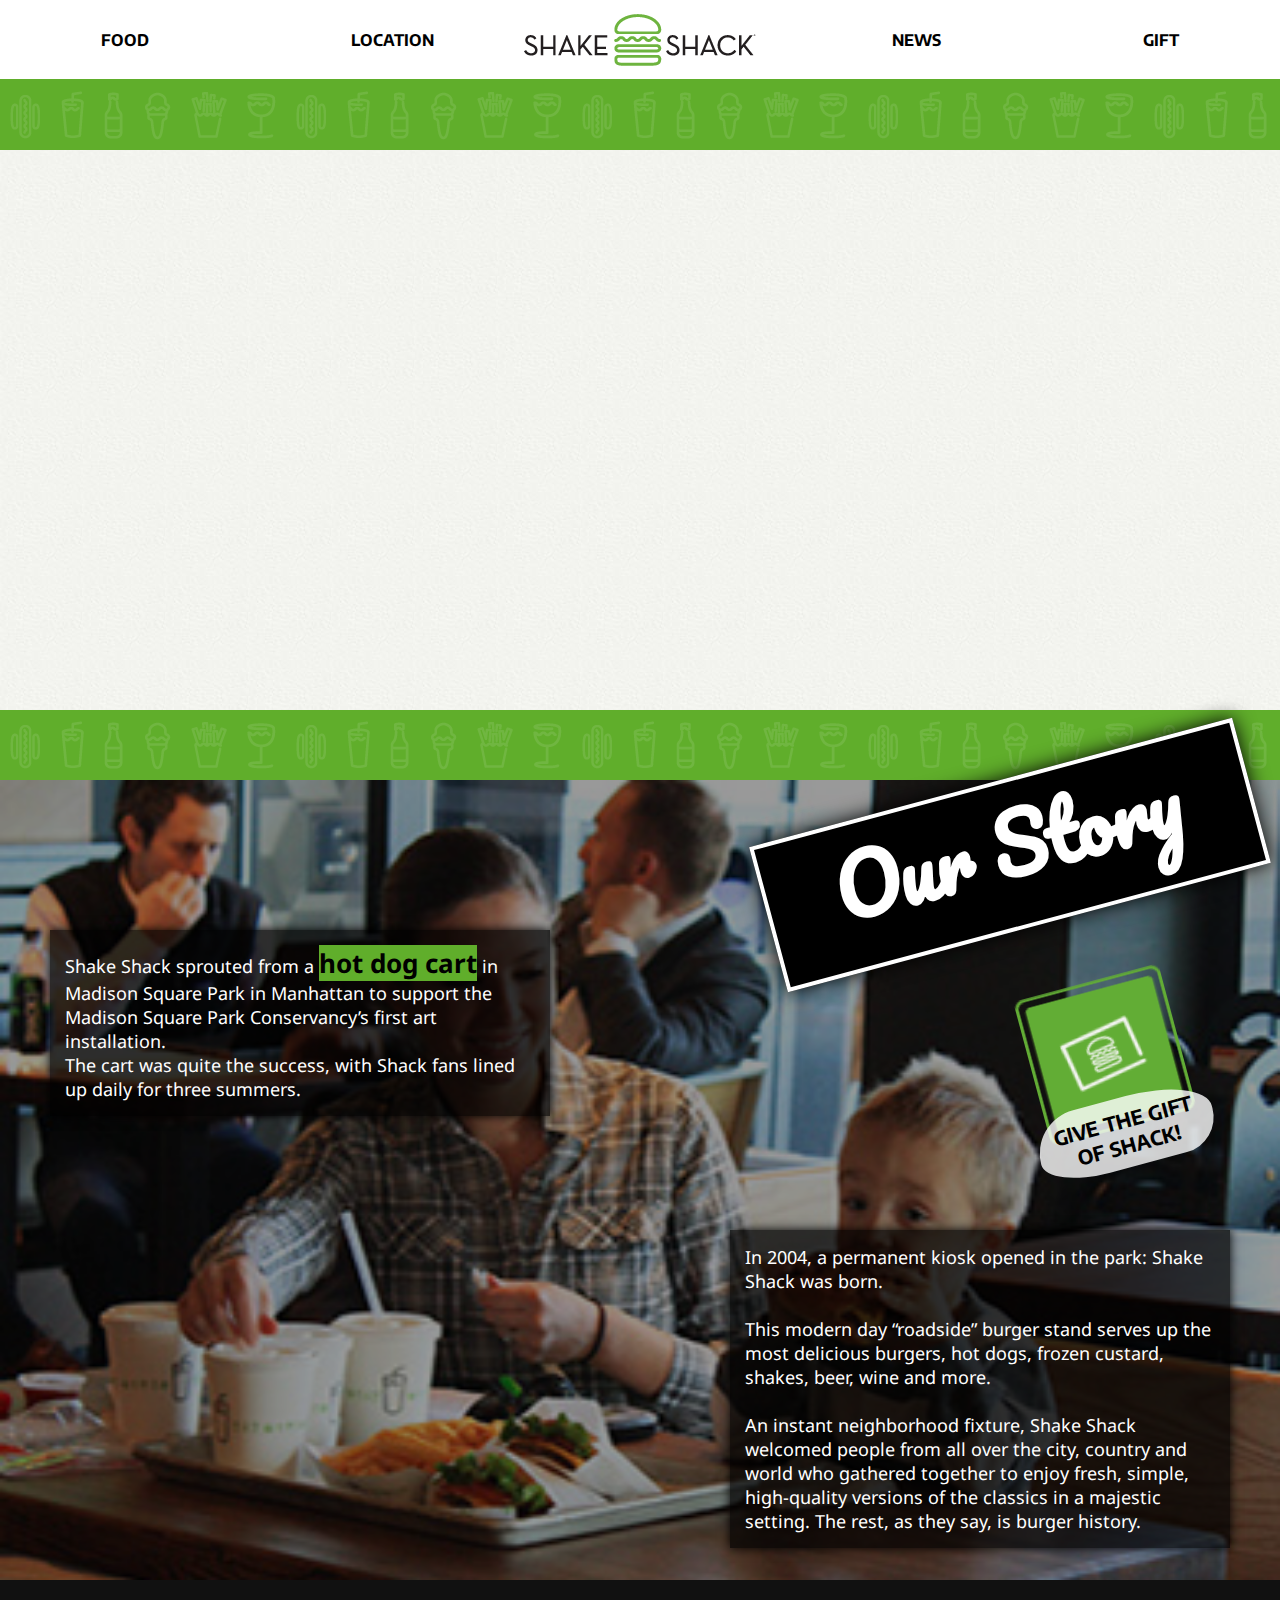
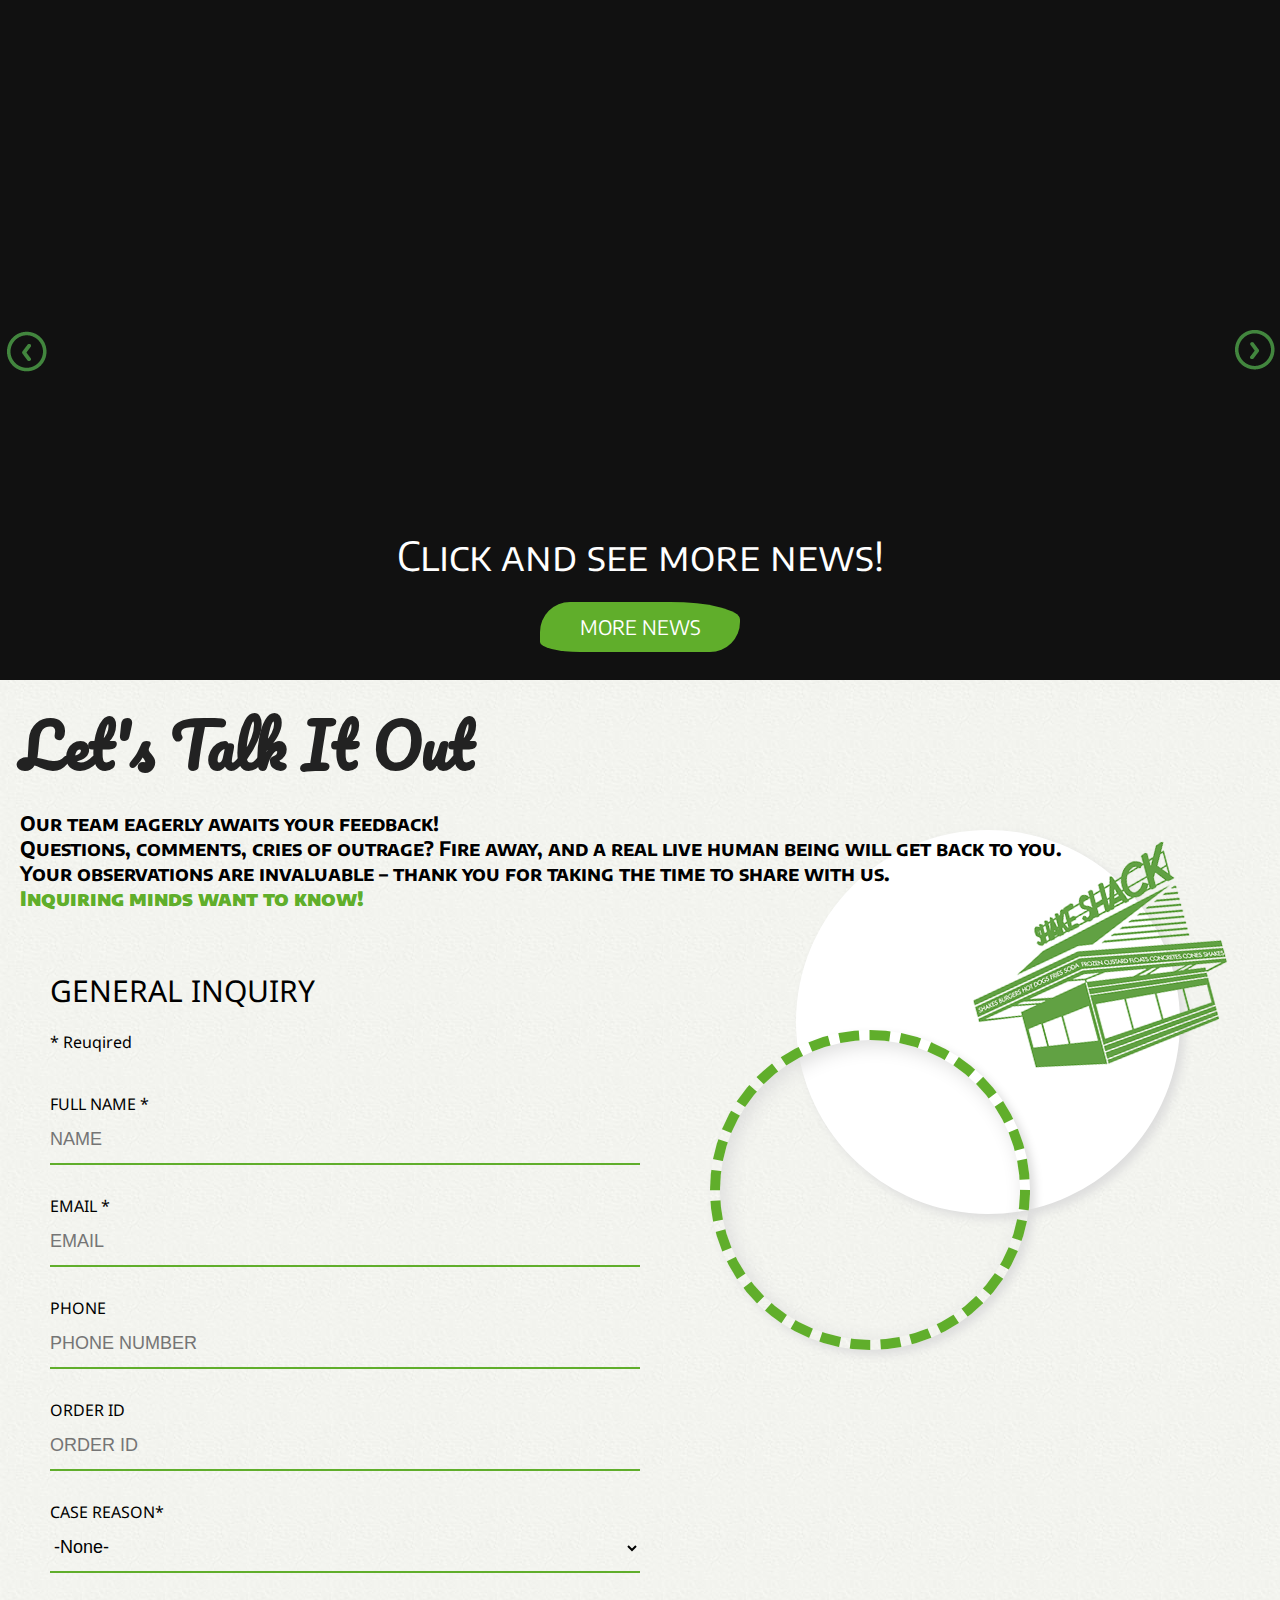
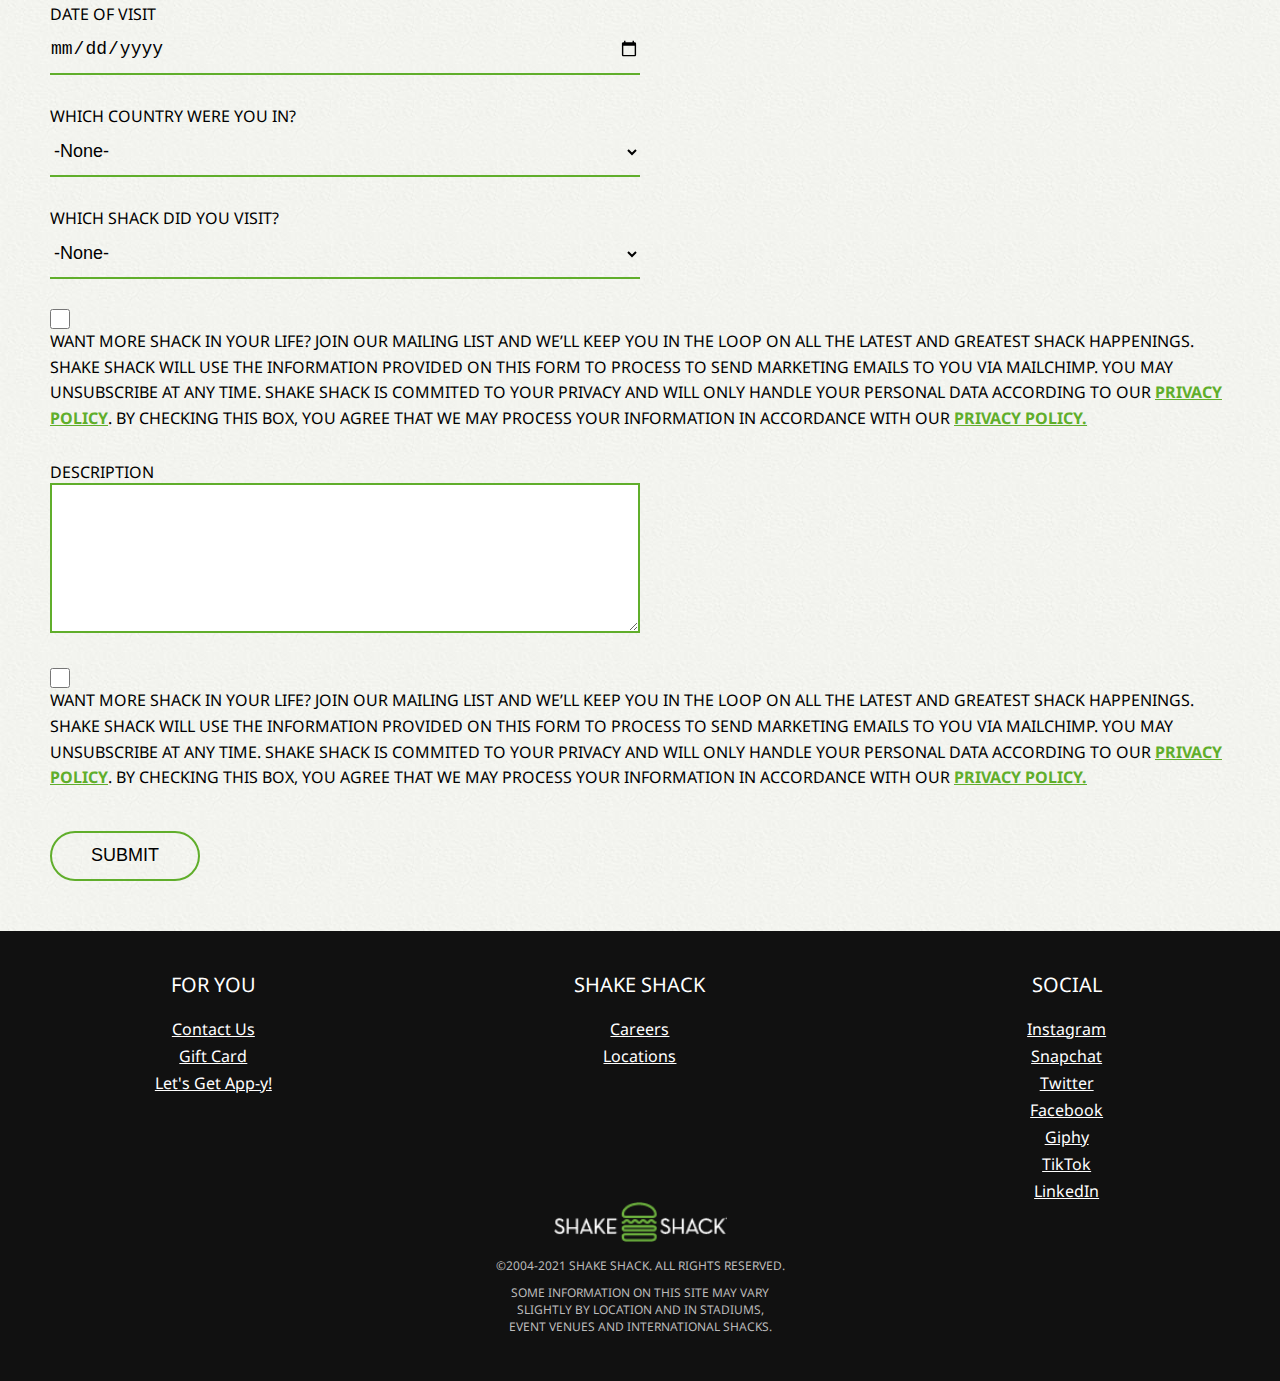
<file: index.html>
<!DOCTYPE html>
<html lang="ko">
<head>
    <meta charset="UTF-8">
    <meta name="viewport" content="width=device-width, initial-scale=1.0">
    
    <link rel="stylesheet" href="css/reset.css">
    <link rel="stylesheet" href="css/main-style.css">
    <link rel="stylesheet" href="css/header.css">
    <link rel="stylesheet" href="css/footer.css">
    <link rel="stylesheet" href="https://cdnjs.cloudflare.com/ajax/libs/font-awesome/5.8.2/css/all.min.css"/>
    
    <script src="js/jquery-3.6.0.min.js"></script>
    <script>
        $(function(){
            $("#header-wrap").load("header.html");
            $("#footer-wrap").load("footer.html");
        });
    </script>
    <script src="js/main-script.js"></script>
    
    
    <title>ShakeShack</title>
 
</head>
<body>
    <!--header-->
    <div id="header-wrap"></div>
    
    <!--container-->
    
    <div id="main-visual">
        <div class="visual-line">
            <div class="visual-line-img"></div>
        </div>
        <div class="visual-line">
            <div class="visual-line-img"></div>
        </div>
        <div class="visual-burger"></div>
        <div class="visual-txt">
            <h1 class="shake">SHAKE</h1>
            <h1 class="shack">SHACK</h1>
            <p>delicious! awesome! fun! <br>Enjoy the most delicious moment right now!</p>
        </div>
    </div>
    <div id="main-story">
       
        <ul class="story-bg">
            <li></li>
            <li></li>
            <li></li>
        </ul>
        <div class="story-txt">
            <div class="story-arrow">
                <img src="img/main-arrow2.png" alt="arrow">
            </div>
            <h1 class="our-story">Our Story</h1>
            <p>Shake Shack sprouted from a <span>hot dog cart</span> in Madison Square Park in Manhattan to support the Madison Square Park Conservancy’s first art installation.<br>The cart was quite the success, with Shack fans lined up daily for three summers.</p>

            <p>In 2004, a permanent kiosk opened in the park: Shake Shack was born.<br><br>This modern day “roadside” burger stand serves up the most delicious burgers, hot dogs, frozen custard, shakes, beer, wine and more.<br><br>An instant neighborhood fixture, Shake Shack welcomed people from all over the city, country and world who gathered together to enjoy fresh, simple, high-quality versions of the classics in a majestic setting. The rest, as they say, is burger history.</p>
            <div class="story-gift">
               <a href="gift.html">
                    <img src="img/tout_giftCard1.png" alt="gift card">
                    <p>GIVE THE GIFT OF SHACK!</p>
                </a>
            </div>

            <div class="story-cartImg">
                <img src="img/home_cart.png" alt="home cart">
            </div>
        </div>
    </div>
    <div id="main-news">
        <div class="news-box">
            <h1>Get the Lowdown on<br>All Things Shack</h1>
            <div class="news-slide">
                <ul class="news-list">
                    <li>
                        <img src="img/news/news1.jpg" alt="news">
                        <p><strong>IT’S THE SUMMER OF SHACK: OUR NEW SUMMER MENU FEATURING HOT HONEY CHICKEN IS HERE</strong></p>
                    </li>
                    <li>
                        <img src="img/news/news2.jpg" alt="news">
                        <p><strong>NOW SERVING IN CHICAGO: SHAKE SHACK X SARAH GRUENEBERG COLLAB</strong></p>
                    </li>
                    <li class="currentIdx">
                        <img src="img/news/news3.jpg" alt="news">
                        <p><strong>TOGETHER WE STAND UNSHAKEABLE</strong></p>
                    </li>
                    <li>
                        <img src="img/news/news4.jpg" alt="">
                        <p><strong>GET VAXXED, GET SHACK</strong></p>
                    </li>
                    <li>
                        <img src="img/news/news5.jpg" alt="news">
                        <p><strong>NYC: GET VAXED, GET SHACK</strong></p>
                    </li>
                </ul>
            </div>
            <ul class="news-arrow">
                <li class="main-left-arrow"></li>
                <li class="main-right-arrow"></li>
            </ul>
            <p>Click and see more news!</p>
            <div class="view-more">
                <a href="news.html"><span>MORE NEWS</span></a>
            </div>
        </div>
    </div>
    <div id="main-contact">
        <div class="contact-box">
            <h1>Let's Talk It Out</h1>
            <p>Our team eagerly awaits your feedback!<br>Questions, comments, cries of outrage? Fire away, and a real live human being will get back to you.<br>Your observations are invaluable – thank you for taking the time to share with us.<br><strong>Inquiring minds want to know!</strong></p>
            <div class="contact-white-cir"></div>
            <div class="contact-dashed-cir"></div>
            <div class="contact-shop-img"></div>
            <form action="#" method="post" id="contact-form">
                <p>GENERAL INQUIRY</p>
                <p>* Reuqired</p>
                
                <label for="contact-name">FULL NAME *</label>
                <input type="text" placeholder="NAME" id="contact-name">
                
                <label for="contact-email">EMAIL *</label>
                <input type="email" placeholder="EMAIL" id="contact-email">
                
                <label for="contact-phone">PHONE</label>
                <input type="tel" placeholder="PHONE NUMBER" id="contact-phone">
                
                <label for="contact-orderid">ORDER ID</label>
                <input type="text" placeholder="ORDER ID" id="contact-orderid">
                
                <label for="contact-case">CASE REASON*</label>
                <select name="contact-case" id="contact-case">
                    <option value="none" selected>-None-</option>
                    <option value="rave-compliment">Rave/Compliment</option>
                    <option value="complaint">Complaint</option>
                    <option value="question">Question</option>
                </select>
                
                <label for="contact-date">DATE OF VISIT</label>
                <input type="date" id="contact-date">
                
                <label for="contact-country">WHICH COUNTRY WERE YOU IN?</label>
                <select name="contact-country" id="contact-country">
                    <option value="none" selected>-None-</option>
                    <option value="USA">USA</option>
                    <option value="Bahrain">Bahrain</option>
                    <option value="China">China</option>
                    <option value="Japan">Japan</option>
                    <option value="Kindom of Saudi Aravia">Kindom of Saudi Aravia</option>
                    <option value="Kuwait">Kuwait</option>
                    <option value="Mexico">Mexico</option>
                    <option value="Oman">Oman</option>
                    <option value="Phillippines">Phillippines</option>
                    <option value="Qatar">Qatar</option>
                    <option value="Singapore">Singapore</option>
                    <option value="South Korea">South Korea</option>
                    <option value="Turkey">Turkey</option>
                    <option value="United Arab Emirates">United Arab Emirates</option>
                    <option value="United Kingdom">United Kingdom</option>
                </select>
                
                <label for="contact-visit">WHICH SHACK DID YOU VISIT?</label>
                <select name="contact-visit" id="contact-visit">
                    <option value="none" selected>-None-</option>
                </select>
                
                <input type="checkbox" id="contact-info">
                <label for="contact-info">WANT MORE SHACK IN YOUR LIFE? JOIN OUR MAILING LIST AND WE’LL KEEP YOU IN THE LOOP ON ALL THE LATEST AND GREATEST SHACK HAPPENINGS. SHAKE SHACK WILL USE THE INFORMATION PROVIDED ON THIS FORM TO PROCESS TO SEND MARKETING EMAILS TO YOU VIA MAILCHIMP. YOU MAY UNSUBSCRIBE AT ANY TIME. SHAKE SHACK IS COMMITED TO YOUR PRIVACY AND WILL ONLY HANDLE YOUR PERSONAL DATA ACCORDING TO OUR <strong>PRIVACY POLICY</strong>. BY CHECKING THIS BOX, YOU AGREE THAT WE MAY PROCESS YOUR INFORMATION IN ACCORDANCE WITH OUR <strong>PRIVACY POLICY.</strong></label>
                
                <label for="contact-description">DESCRIPTION</label>
                <textarea name="contact-description" id="contact-description" cols="80" rows="5"></textarea>
                
                <input type="checkbox" id="contact-agree">
                <label for="contact-agree">WANT MORE SHACK IN YOUR LIFE? JOIN OUR MAILING LIST AND WE’LL KEEP YOU IN THE LOOP ON ALL THE LATEST AND GREATEST SHACK HAPPENINGS. SHAKE SHACK WILL USE THE INFORMATION PROVIDED ON THIS FORM TO PROCESS TO SEND MARKETING EMAILS TO YOU VIA MAILCHIMP. YOU MAY UNSUBSCRIBE AT ANY TIME. SHAKE SHACK IS COMMITED TO YOUR PRIVACY AND WILL ONLY HANDLE YOUR PERSONAL DATA ACCORDING TO OUR <strong>PRIVACY POLICY</strong>. BY CHECKING THIS BOX, YOU AGREE THAT WE MAY PROCESS YOUR INFORMATION IN ACCORDANCE WITH OUR <strong>PRIVACY POLICY.</strong></label>
                
                <input type="submit" value="SUBMIT">
            </form>
        </div>
    </div>    
    
    <!--footer-->
    <div id="footer-wrap"></div>
    
    
</body>
</html>
</file>
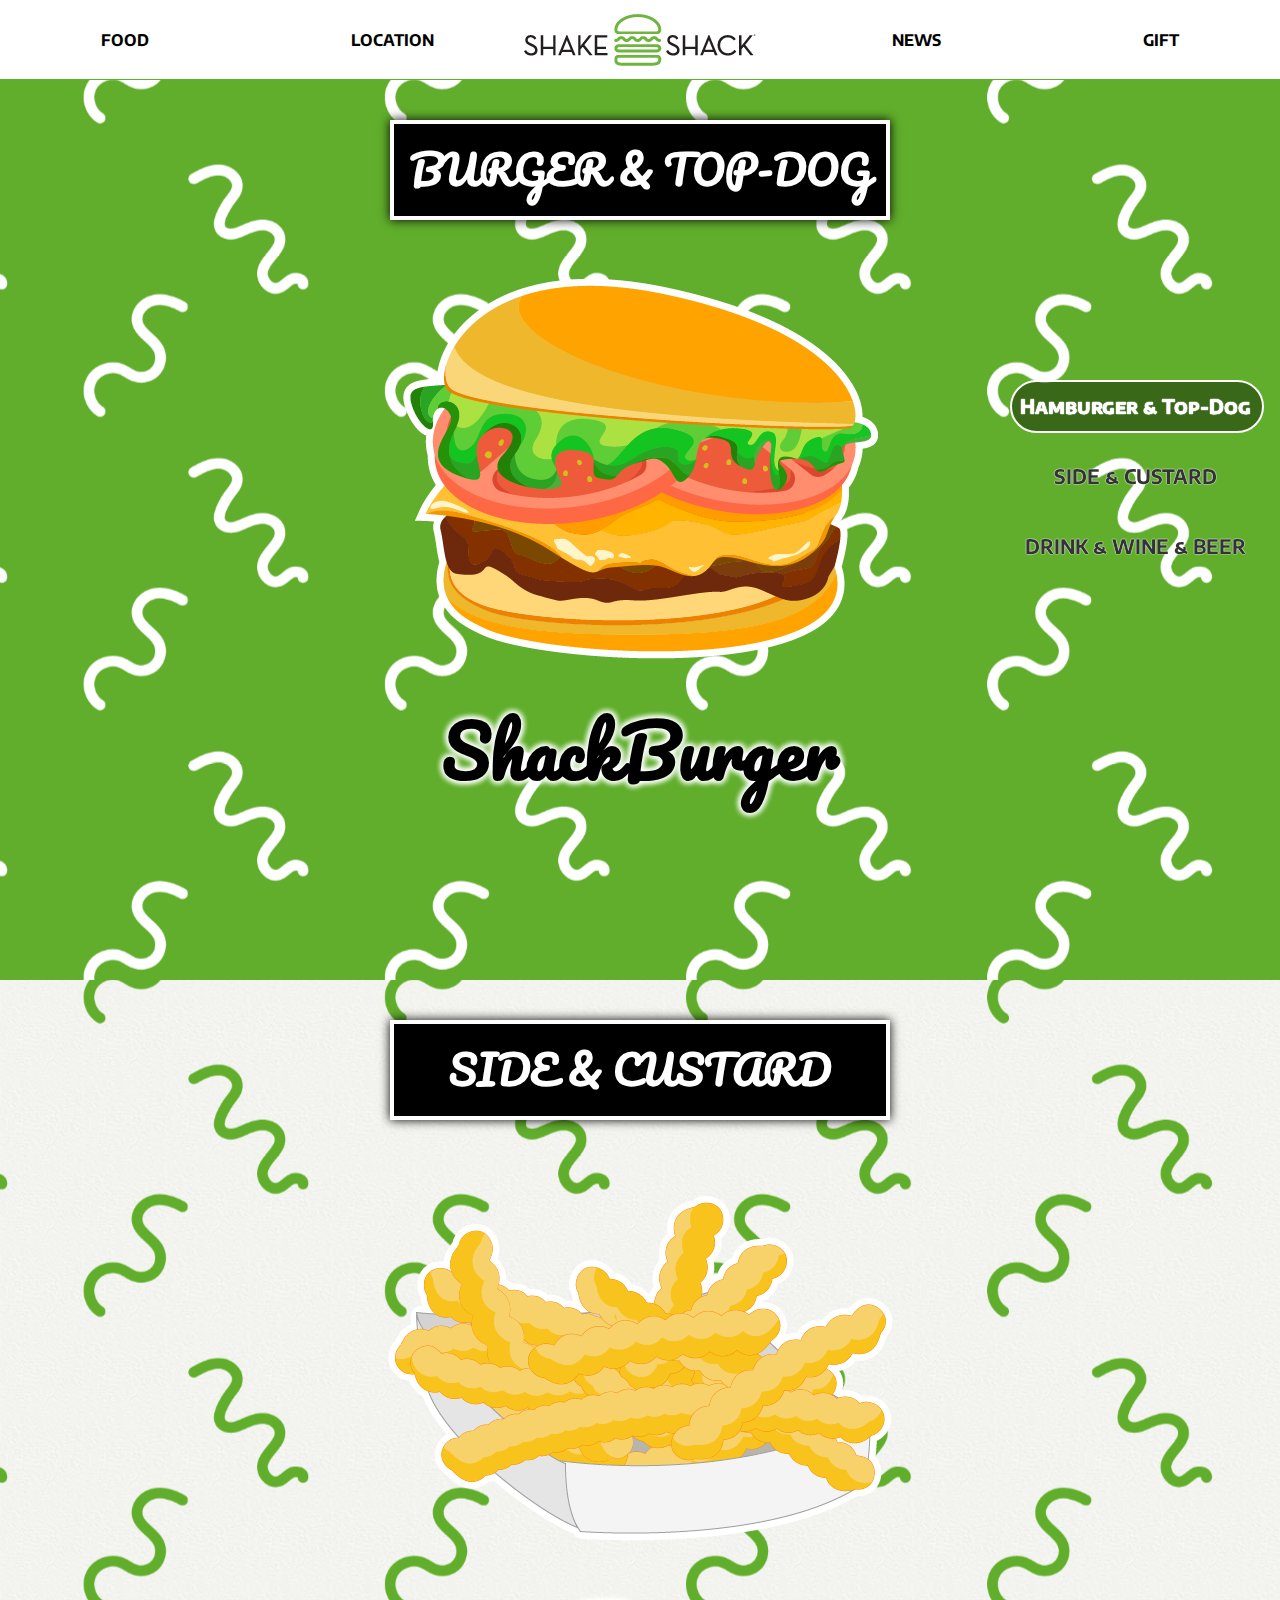
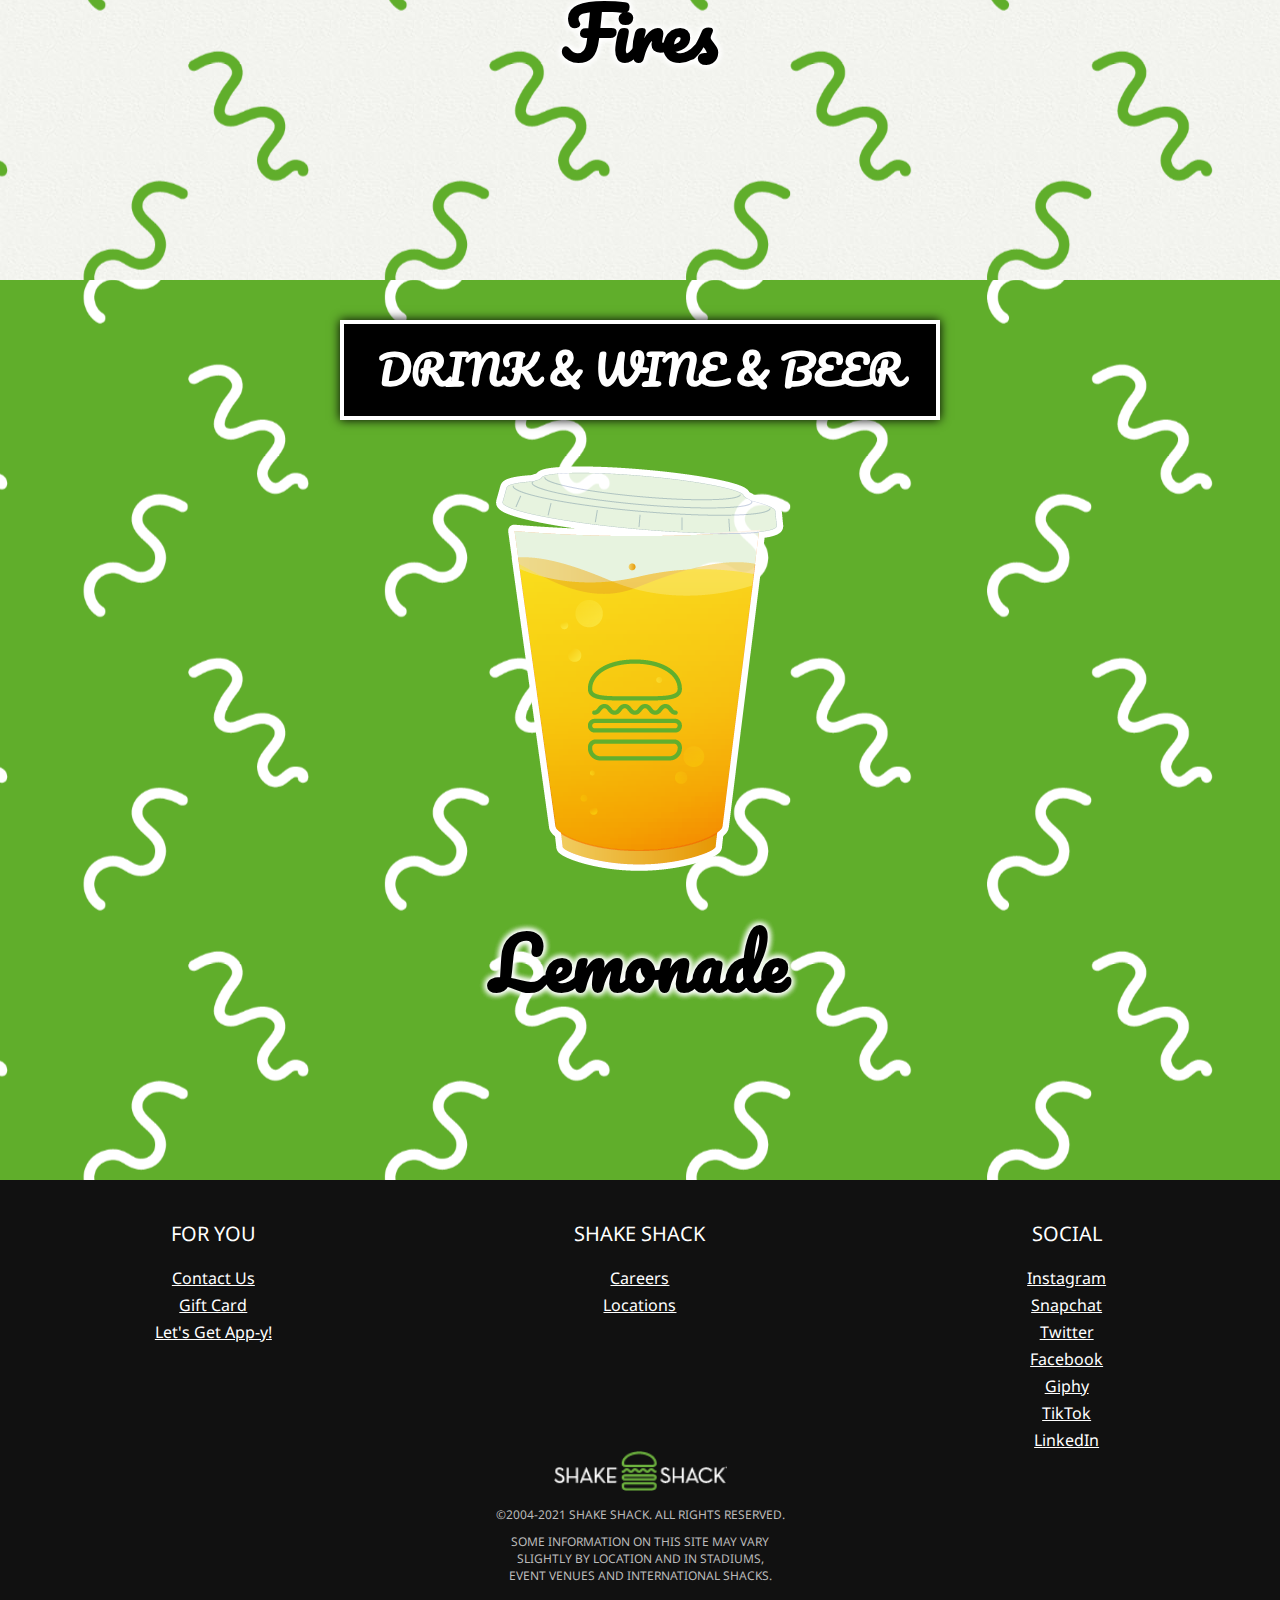
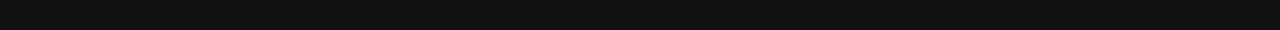
<file: food.html>
<!DOCTYPE html>
<html lang="ko">
<head>
    <meta charset="UTF-8">
    <meta name="viewport" content="width=device-width, initial-scale=1.0">
    <title>FOOD</title>
    
    <link rel="stylesheet" href="css/reset.css">
    <link rel="stylesheet" href="css/header.css">
    <link rel="stylesheet" href="css/footer.css">
    <link rel="stylesheet" href="css/food-style.css">
    <link rel="stylesheet" href="https://cdnjs.cloudflare.com/ajax/libs/font-awesome/5.8.2/css/all.min.css"/>
    <script src="js/jquery-3.6.0.min.js"></script>
    <script src="js/food-script.js"></script>
    <script>
        $(function(){
            $("#header-wrap").load("header.html");
            $("#footer-wrap").load("footer.html");
        });
    </script>
</head>
<body>
    <div id="header-wrap"></div>
    
    <div id="food-wrap">
        <div class="container">
            <div class="bg1"></div>
            <h1>BURGER &#38; TOP-DOG</h1>
            <div class="menu-list list1">
                <div class="box">
                    <img src="img/burger1.png" alt="사진1">
                    <p>ShackBurger</p>
                </div>
                <div class="box">
                    <img src="img/burger2.png" alt="사진2">
                    <p>Hamburger</p>
                </div>
                <div class="box">
                    <img src="img/burger3.png" alt="사진3">
                    <p>ShackStack</p>
                </div>
                <div class="box">
                    <img src="img/burger4.png" alt="사진4">
                    <p>SmokeShack</p>
                </div>
                <div class="box">
                    <img src="img/burger5.png" alt="사진5">
                    <p>ShroomBurger</p>
                </div>
                <div class="box">
                    <img src="img/burger6.png" alt="사진6">
                    <p>ChickenShack</p>
                </div>
                <div class="box">
                    <img src="img/burger7.png" alt="사진7">
                    <p>HotDog</p>
                </div>
            </div>
        </div>
        <div class="container">
            <div class="bg2"></div>
            <h1>SIDE &#38; CUSTARD</h1>
            <div class="menu-list list2">
                <div class="box">
                    <img src="img/side1.png" alt="사진1">
                    <p>Fires</p>
                </div>
                <div class="box">
                    <img src="img/side2.png" alt="사진2">
                    <p>Cheese Fires</p>
                </div>
                <div class="box">
                    <img src="img/side3.png" alt="사진3">
                    <p>Custard</p>
                </div>
            </div>
        </div>
        <div class="container">
            <div class="bg3"></div>
            <h1>DRINK &#38; WINE &#38; BEER</h1>
            <div class="menu-list list3">
                <div class="box">
                    <img src="img/drink1.png" alt="사진1">
                    <p>Lemonade</p>
                </div>
                <div class="box">
                    <img src="img/drink2.png" alt="사진2">
                    <p>Bottle</p>
                </div>
                <div class="box">
                    <img src="img/drink3.png" alt="사진3">
                    <p>Wine</p>
                </div>
            </div>
        </div>
        <div class="sideMenu">
            <div class="selected">Hamburger &#38; Top-Dog</div>
            <div>SIDE &#38; CUSTARD</div>
            <div>DRINK &#38; WINE &#38; BEER</div>
        </div>
    </div>
    
    <div id="footer-wrap"></div>
</body>
</html>
</file>
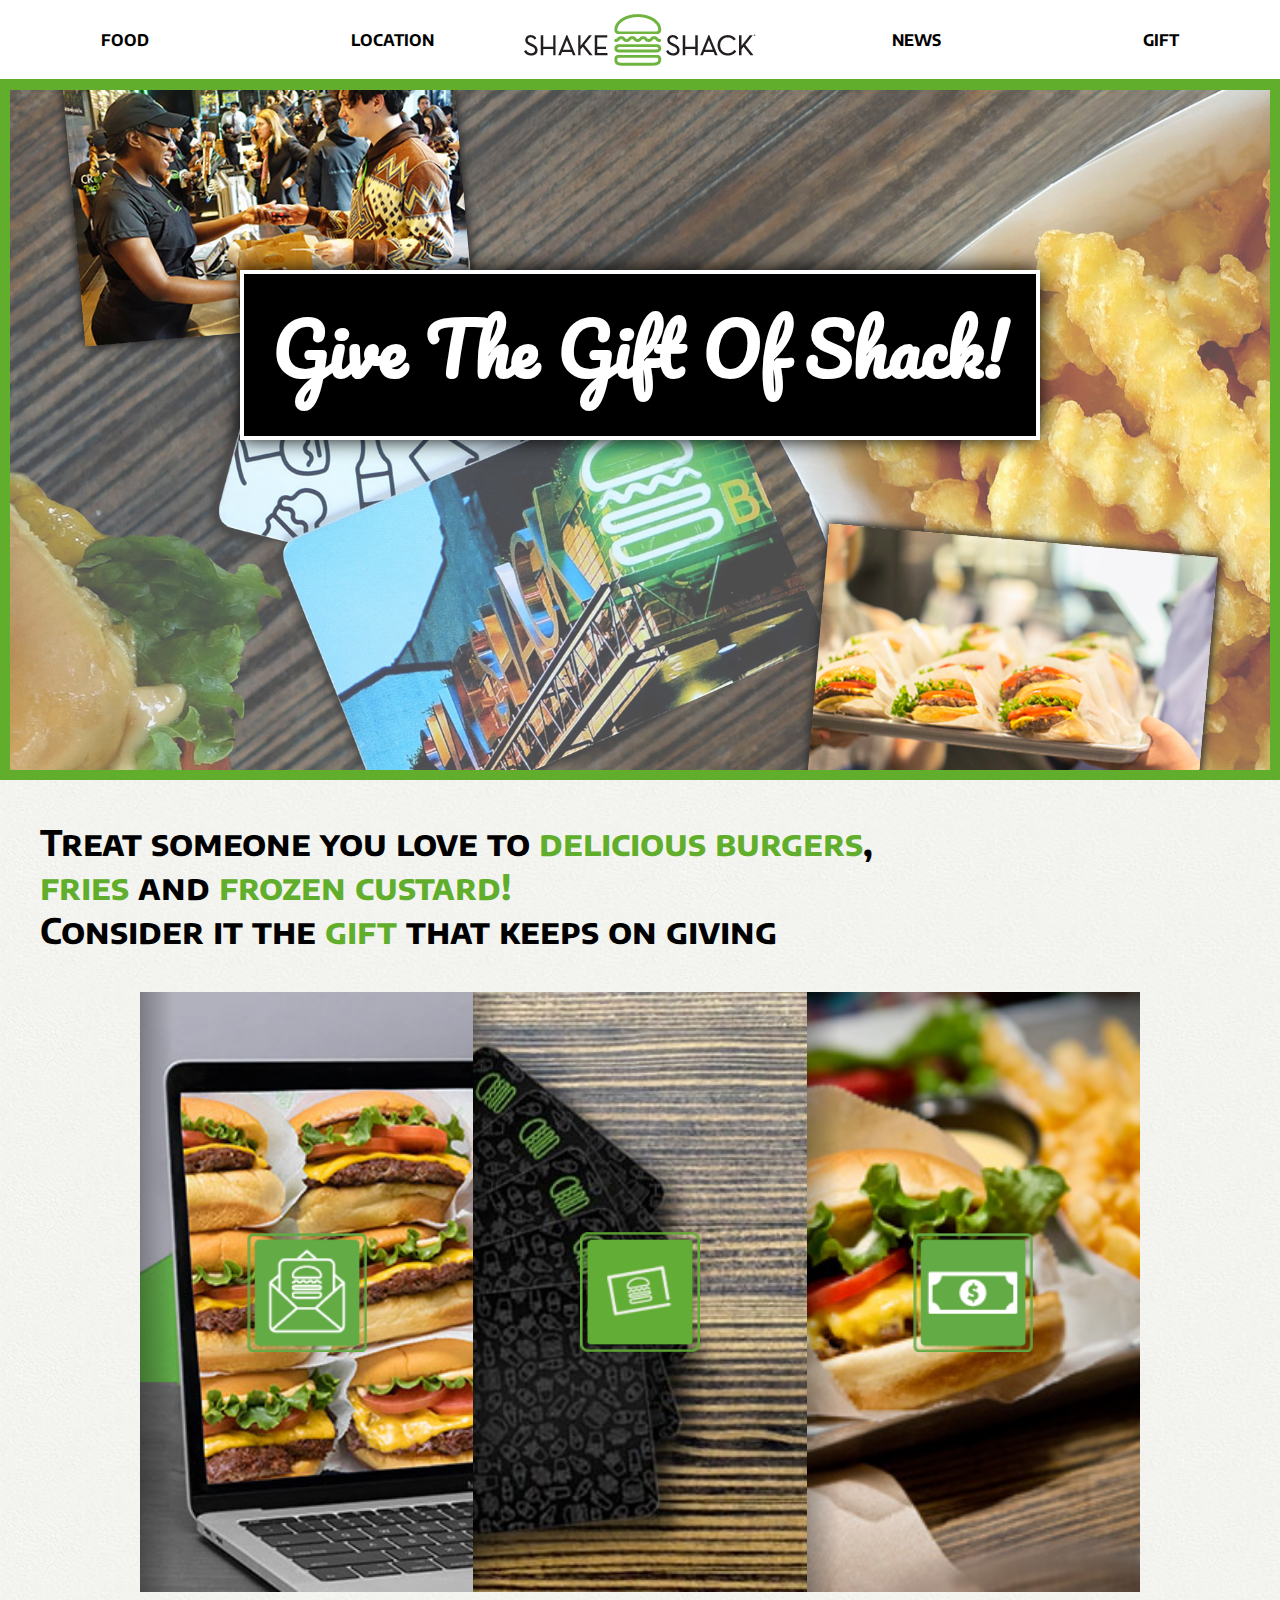
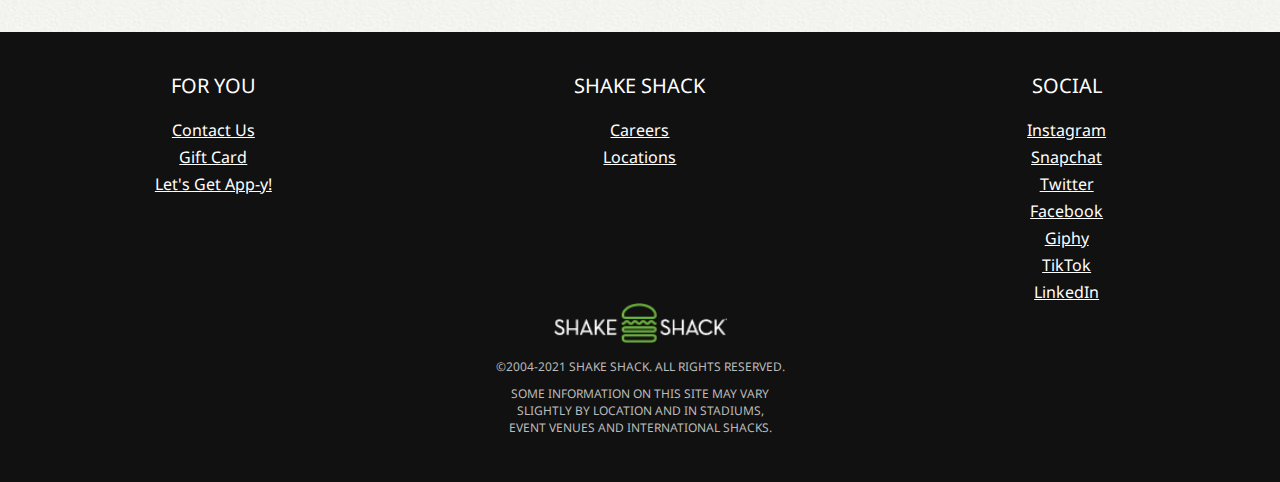
<file: gift.html>
<!DOCTYPE html>
<html lang="ko">
<head>
    <meta charset="UTF-8">
    <meta name="viewport" content="width=device-width, initial-scale=1.0">
    <title>FOOD</title>
    
    <link rel="stylesheet" href="css/reset.css">
    <link rel="stylesheet" href="css/header.css">
    <link rel="stylesheet" href="css/footer.css">
    <link rel="stylesheet" href="css/gift-style.css">
    <link rel="stylesheet" href="https://cdnjs.cloudflare.com/ajax/libs/font-awesome/5.8.2/css/all.min.css"/>
    <script src="js/jquery-3.6.0.min.js"></script>
    <script src="js/gift-script.js"></script>
    <script>
        $(function(){
            $("#header-wrap").load("header.html");
            $("#footer-wrap").load("footer.html");
        });
    </script>
</head>
<body>
    <div id="header-wrap"></div>
    
    <div id="gift-wrap">
        <div class="gift-header">
            <div class="gift-img1">
                <img src="img/gift-subbg1.jpg" alt="gift-subbg1">
            </div>
            <div class="gift-img2">
                <img src="img/gift-subbg2.jpg" alt="gift-subbg2">
            </div>
            <h1>Give The Gift Of Shack!</h1>
        </div>
        <div class="gift-introbox">
            <p>Treat someone you love to <span>delicious burgers</span>,<br><span>fries</span> and <span>frozen custard!</span><br>Consider it the <span>gift</span> that keeps on giving</p>
            <ul class="gift-three">
                <li>
                    <img src="img/Egift_Tout-91x91_JUNE.png" alt="Egift">
                    <h1>BUY EGIFT</h1>
                    <p>Sent straight to your recipient’s email inbox. Redeemable with in-Shack register orders only;
                    not redeemable on our Shack App, online, order kiosk, or with our delivery partners.</p>
                </li>
                <li>
                    <img src="img/tout_giftCard1.png" alt="tout-giftcard">
                    <h1>BUY PHYSICAL GIFT CARD</h1>
                    <p>Delivered straight to your recipient’s door. Redeemable on in-Shack register orders only;
                    not redeemable on our Shack App, online, order kiosk, or with our delivery partners.</p>
                </li>
                <li>
                    <img src="img/Balance-Inquiry_Tout-91x91.png" alt="Balance-inquiry-tout">
                    <h1>BALANCE INQUIRY</h1>
                    <p>Double-check your balance quick + easy before you swing by a Shack.</p>
                </li>
            </ul>
        </div>
        
    </div>
    
    <div id="footer-wrap"></div>
</body>
</html>
</file>
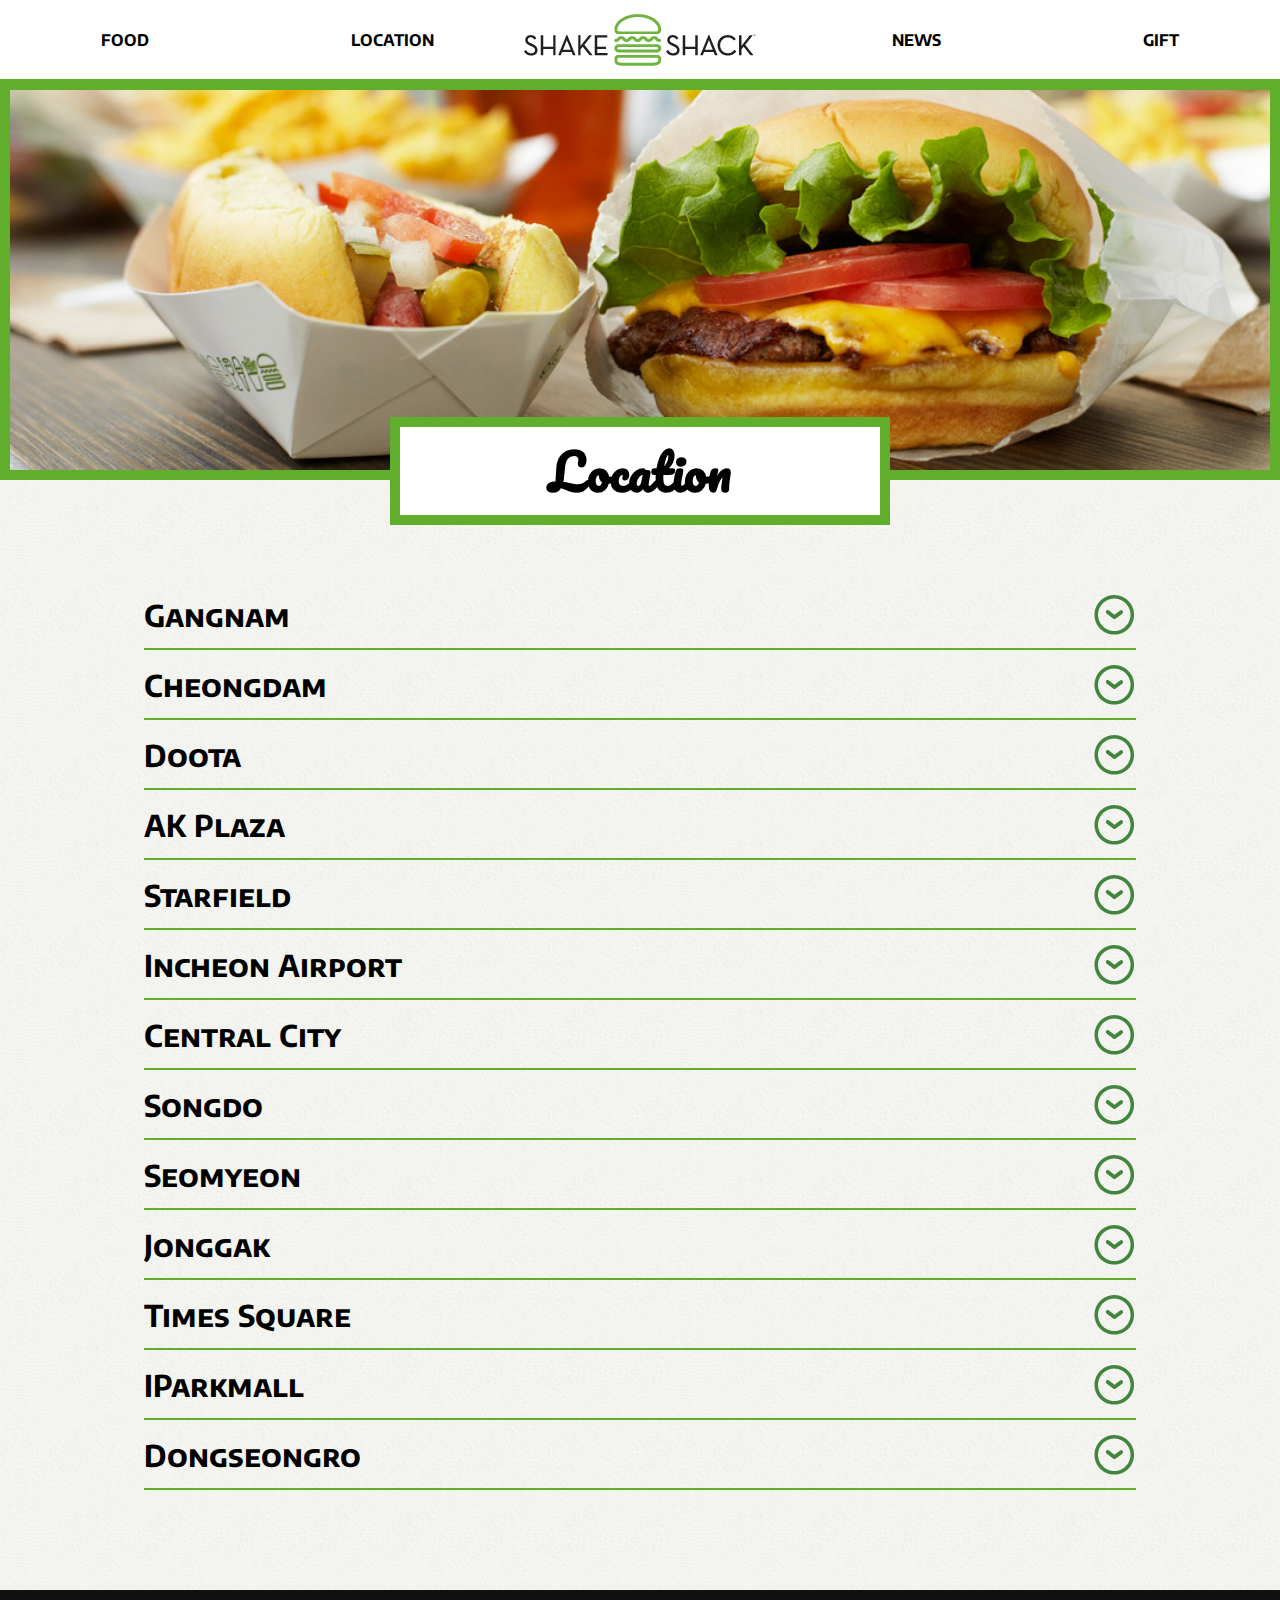
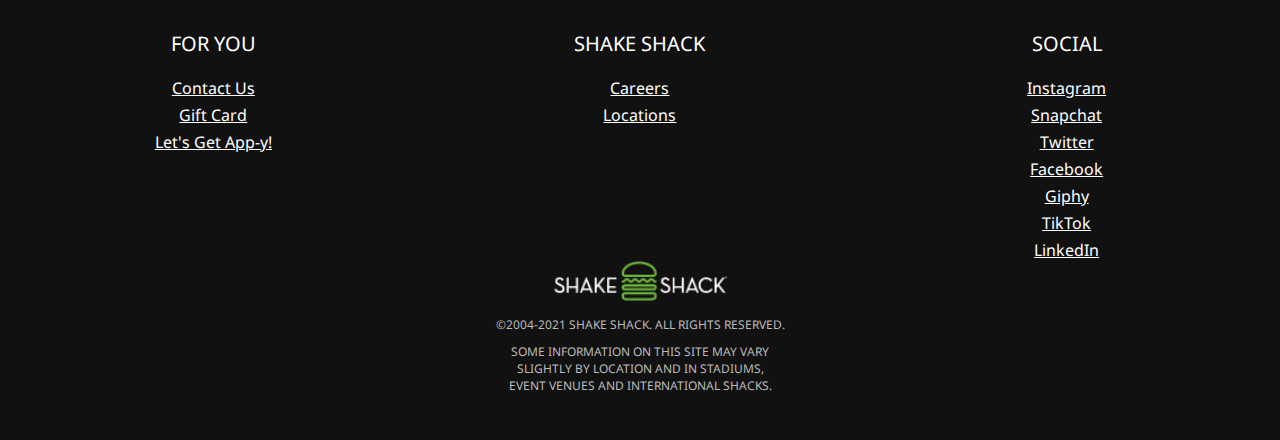
<file: location.html>
<!DOCTYPE html>
<html lang="ko">
<head>
    <meta charset="UTF-8">
    <meta name="viewport" content="width=device-width, initial-scale=1.0">
    <title>FOOD</title>
    
    <link rel="stylesheet" href="css/reset.css">
    <link rel="stylesheet" href="css/header.css">
    <link rel="stylesheet" href="css/footer.css">
    <link rel="stylesheet" href="css/location-style.css">
    <link rel="stylesheet" href="https://cdnjs.cloudflare.com/ajax/libs/font-awesome/5.8.2/css/all.min.css"/>
    <script src="js/jquery-3.6.0.min.js"></script>
    <script src="js/location-script.js"></script>
    <script>
        $(function(){
            $("#header-wrap").load("header.html");
            $("#footer-wrap").load("footer.html");
        });
    </script>
</head>
<body>
    <div id="header-wrap"></div>
    
    <div id="location-wrap">
        <div class="name-box">
            <h1>Location</h1>
        </div>
        <div class="shop-wrap">
            <ul class="shop-list">
                <li>
                    <div><span class="shop-name">Gangnam</span><div class="down-arrow"></div></div>
                    <div class="shop-detail">
                        <div class="map"><iframe src="https://www.google.com/maps/embed?pb=!1m18!1m12!1m3!1d14453.921960222162!2d127.01814121238023!3d37.49698254662034!2m3!1f0!2f0!3f0!3m2!1i1024!2i768!4f13.1!3m3!1m2!1s0x357ca1589ef2d775%3A0xcb38f532752ed8e0!2z7ImQ7J207YGs7ImRIOqwleuCqOygkA!5e0!3m2!1sko!2skr!4v1626945520581!5m2!1sko!2skr" style="border:0;" allowfullscreen="" loading="lazy"></iframe></div>
                        <ul>
                            <li><span>Time</span><p>영업시간 : 10:00~22:00</p><p>딜리버리 / 픽업 : 10:30~22:00</p></li>
                            <li><span>address</span><p>서울시 강남구 강남대로 452</p><p>대연빌딩 1층</p><p>(구주소)서울시 강남구 역삼동 809-13</p><p>TEL 02-553-5576</p></li>
                            <li><span>parking</span><p>30분 당 3000원</p></li>
                        </ul>
                    </div>
                </li>
                <li>
                    <div><span class="shop-name">Cheongdam</span><div class="down-arrow"></div></div>
                    <div class="shop-detail">
                        <div class="map"><iframe src="https://www.google.com/maps/embed?pb=!1m18!1m12!1m3!1d202557.74060042299!2d126.89367585285316!3d37.508750782569855!2m3!1f0!2f0!3f0!3m2!1i1024!2i768!4f13.1!3m3!1m2!1s0x357ca389a14a120b%3A0x7915572c89550242!2z7ImQ7J207YGs7ImRIOyyreuLtOygkA!5e0!3m2!1sko!2skr!4v1626941832954!5m2!1sko!2skr" style="border:0;" allowfullscreen="" loading="lazy"></iframe></div>
                        <ul>
                            <li><span>Time</span><p>영업시간 : 11:00~22:00</p><p>10:30~22:00 (토,일)</p><p>딜리버리 / 픽업 : 11:00~22:00</p><p>10:30~22:00 (토,일)</p></li>
                            <li><span>address</span><p>서울시 강남구 도산대로 327</p><p>SGF청담타워 1층</p><p>(구주소)서울시 강남구 신사동 652-16</p><p>TEL 02-510-5217</p></li>
                            <li><span>parking</span><p>본인 주차 시 30분 3000원</p><p>발렛 이용시 30분 3000원+주차비 3000원</p><p>초과 시 10분당 1000원 부과</p></li>
                        </ul>
                    </div>
                </li>
                <li>
                    <div><span class="shop-name">Doota</span><div class="down-arrow"></div></div>
                    <div class="shop-detail">
                        <div class="map"><iframe src="https://www.google.com/maps/embed?pb=!1m18!1m12!1m3!1d202557.74060042299!2d126.89367585285316!3d37.508750782569855!2m3!1f0!2f0!3f0!3m2!1i1024!2i768!4f13.1!3m3!1m2!1s0x0%3A0xbe81dc24fad4c610!2z7ImQ7J207YGs7ImRIOuRkO2DgOygkA!5e0!3m2!1sko!2skr!4v1626941855338!5m2!1sko!2skr" style="border:0;" allowfullscreen="" loading="lazy"></iframe></div>
                        <ul>
                            <li><span>Time</span><p>영업시간 : 10:00~21:30</p><p>딜리버리 / 픽업 : 10:30~21:30</p></li>
                            <li><span>address</span><p>서울시 중구 장충단로 275</p><p>두타몰 1층 001호</p><p>(구주소) 서울시 중구 을지로6가 18-12</p><p>TEL 02-3398-4003</p></li>
                            <li><span>parking</span><p>기본 30분 2100원</p><p>초과 시 10분 당 700원</p><p>구매금액 상관없이 2시간 무료</p><p>8만원 이상 구매 시 2만원 당 30분 추가 혜택</p></li>
                        </ul>
                    </div>
                </li>
                <li>
                    <div><span class="shop-name">AK Plaza</span><div class="down-arrow"></div></div>
                    <div class="shop-detail">
                        <div class="map"><iframe src="https://www.google.com/maps/embed?pb=!1m18!1m12!1m3!1d202893.630503143!2d126.98276091640622!3d37.384795300000015!2m3!1f0!2f0!3f0!3m2!1i1024!2i768!4f13.1!3m3!1m2!1s0x357b5802df811081%3A0x12f240f105020cde!2z7ImQ7J207YGs7ImRIOu2hOuLueygkA!5e0!3m2!1sko!2skr!4v1626941895204!5m2!1sko!2skr" style="border:0;" allowfullscreen="" loading="lazy"></iframe></div>
                        <ul>
                            <li><span>Time</span><p>영업시간 : 10:00~21:30 10:00~22:00 (토,일)</p><p>딜리버리 / 픽업 : 10:30~22:00</p></li>
                            <li><span>address</span><p>경기도 성남시 분당구 황새울로 360, 42</p><p>AK플라자 분당점 1층</p><p>(서현역 4번 출구)</p><p>TEL 031-707-0501</p></li>
                            <li><span>parking</span><p>기본 30분 1000원</p><p>초과 시 10분 당 1000원</p><p>구매금액 상관없이 2시간 무료</p></li>
                        </ul>
                    </div>
                </li>
                <li>
                    <div><span class="shop-name">Starfield</span><div class="down-arrow"></div></div>
                    <div class="shop-detail">
                        <div class="map"><iframe src="https://www.google.com/maps/embed?pb=!1m18!1m12!1m3!1d3159.0945685785086!2d126.89282191527218!3d37.6469806797829!2m3!1f0!2f0!3f0!3m2!1i1024!2i768!4f13.1!3m3!1m2!1s0x357c9713f899ecd1%3A0x79520dd9db149c1f!2z7ImQ7J207YGs7ImRIOyKpO2DgO2VhOuTnOqzoOyWkeygkA!5e0!3m2!1sko!2skr!4v1626941935886!5m2!1sko!2skr" style="border:0;" allowfullscreen="" loading="lazy"></iframe></div>
                        <ul>
                            <li><span>Time</span><p>영업시간 : 10:00~21:00</p><p>딜리버리 / 픽업 : 10:30~21:00</p></li>
                            <li><span>address</span><p>경기도 고양시 덕양구 고양대로 1955</p><p>(동산동) 스타필드 고양점 1층</p><p>(3호선 삼송역 3번출구에서 도보 10분 소요)</p><p>TEL 031-5173-1068</p></li>
                            <li><span>parking</span><p>무료</p></li>
                        </ul>
                    </div>
                </li>
                <li>
                    <div><span class="shop-name">Incheon Airport</span><div class="down-arrow"></div></div>
                    <div class="shop-detail">
                        <div class="map"><iframe src="https://www.google.com/maps/embed?pb=!1m18!1m12!1m3!1d119276.41174423353!2d126.4912130626364!3d37.42581524013262!2m3!1f0!2f0!3f0!3m2!1i1024!2i768!4f13.1!3m3!1m2!1s0x0%3A0xbf395e53fbf82d7a!2z7ImQ7J207YGs7ImRIOyduOyynOqzte2VrSDsoJwy7YSw66-464SQ7KCQ!5e0!3m2!1sko!2skr!4v1626941966719!5m2!1sko!2skr" style="border:0;" allowfullscreen="" loading="lazy"></iframe></div>
                        <ul>
                            <li><span>Time</span><p>임시 휴업</p></li>
                            <li><span>address</span><p>인천광역시 중구 공항로 272</p><p>인천공항 제2여객터미널 지하1층</p><p>22-202호</p><p>TEL 032-743-0100</p></li>
                            <li><span>parking</span><p>기본 30분 당 1200원</p><p>초과 시 15분 당 600원 부과</p></li>
                        </ul>
                    </div>
                </li>
                <li>
                    <div><span class="shop-name">Central City</span><div class="down-arrow"></div></div>
                    <div class="shop-detail">
                        <div class="map"><iframe src="https://www.google.com/maps/embed?pb=!1m18!1m12!1m3!1d521243.26053255383!2d126.66521170416672!3d37.37844475180687!2m3!1f0!2f0!3f0!3m2!1i1024!2i768!4f13.1!3m3!1m2!1s0x357ca16c07d26477%3A0x2f240e45980db174!2z7ImQ7J207YGs7ImRIOyEvO2KuOuftOyLnO2LsOygkA!5e0!3m2!1sko!2skr!4v1626941995289!5m2!1sko!2skr" style="border:0;" allowfullscreen="" loading="lazy"></iframe></div>
                        <ul>
                            <li><span>Time</span><p>영업시간 : 09:00~21:30</p><p>딜리버리 / 픽업 : 09:30~21:30</p></li>
                            <li><span>address</span><p>서울시 서초구 신반포로 176, 1층</p><p>119호 (반포동 센트럴시티 빌딩)</p><p>TEL 02-6282-3220</p></li>
                            <li><span>parking</span><p>10분 당 1000원</p><p>신세계 5만원 이상 구매 시 1시간 무료</p><p>신세계 10만원 이상 구매 시 2시간 무료</p><p>신세계 15만원 이상 구매 시 3시간 무료</p><p>파미에 3만원 이상 구매 시 1시간무료</p><p>파미에 5만원 이상 구매 시 2시간 무료</p><p>파미에 10만원 이상 구매 시 3시간 무료</p></li>
                        </ul>
                    </div>
                </li>
                <li>
                    <div><span class="shop-name">Songdo</span><div class="down-arrow"></div></div>
                    <div class="shop-detail">
                        <div class="map"><iframe src="https://www.google.com/maps/embed?pb=!1m18!1m12!1m3!1d521243.26053255383!2d126.66521170416672!3d37.37844475180687!2m3!1f0!2f0!3f0!3m2!1i1024!2i768!4f13.1!3m3!1m2!1s0x357b77584802abff%3A0x8a5f13e4b7aaafb5!2z7ImQ7J207YGs7ImRIOyGoeuPhOygkA!5e0!3m2!1sko!2skr!4v1626942015126!5m2!1sko!2skr" style="border:0;" allowfullscreen="" loading="lazy"></iframe></div>
                        <ul>
                            <li><span>Time</span><p>영업시간 : 11:00~21:30 (평일)</p><p>10:30~22:00 (주말)</p><p>딜리버리 / 픽업 : 11:00~22:00 (평일)</p><p>10:30~22:00 (주말)</p></li>
                            <li><span>address</span><p>인천 연수구 송도과학로16번길 33-2</p><p>1층 (송도동 174-3 B동 1층)</p><p>TEL 032-310-9464</p></li>
                            <li><span>parking</span><p>무료</p></li>
                        </ul>
                    </div>
                </li>
                <li>
                    <div><span class="shop-name">Seomyeon</span><div class="down-arrow"></div></div>
                    <div class="shop-detail">
                        <div class="map"><iframe src="https://www.google.com/maps/embed?pb=!1m18!1m12!1m3!1d1447373.3547168942!2d128.295356090132!3d34.609160251187106!2m3!1f0!2f0!3f0!3m2!1i1024!2i768!4f13.1!3m3!1m2!1s0x3568eb0d034ac903%3A0xe142a60d27f7987c!2z7ImQ7J207YGs7ImRIOyEnOuptOygkA!5e0!3m2!1sko!2skr!4v1626942035045!5m2!1sko!2skr" style="border:0;" allowfullscreen="" loading="lazy"></iframe></div>
                        <ul>
                            <li><span>Time</span><p>영업시간 : 11:00~22:00(일~목)</p><p>11:00~22:30(금, 토)</p><p>(금,토 30분 연장)</p><p>딜리버리 / 픽업 : 11:00~22:00</p></li>
                            <li><span>address</span><p>부산 부산진구 중앙대로 672</p><p>부전동 227-2 삼정타워 1층</p><p>TEL 051-520-3707</p></li>
                            <li><span>parking</span><p>기본 30분 무료</p><p>초과 시 10분당 1000원 부과</p><p>1만원 이상 구매 시 1시간 무료</p><p>3만원 이상 구매 시 2시간 무료</p><p>5만원 이상 구매 시 3시간 무료</p><p>10만원 이상 구매 시 4시간 무료</p><p>20만원 이상 구매 시 5시간 무료</p></li>
                        </ul>
                    </div>
                </li>
                <li>
                    <div><span class="shop-name">Jonggak</span><div class="down-arrow"></div></div>
                    <div class="shop-detail">
                        <div class="map"><iframe src="https://www.google.com/maps/embed?pb=!1m18!1m12!1m3!1d544751.7936311497!2d126.61652934391188!3d37.409300688203146!2m3!1f0!2f0!3f0!3m2!1i1024!2i768!4f13.1!3m3!1m2!1s0x357ca39d1f6e8865%3A0x9f6cbd46b64d5f90!2z7ImQ7J207YGs7ImRIOyiheqwgeygkA!5e0!3m2!1sko!2skr!4v1626942050639!5m2!1sko!2skr" style="border:0;" allowfullscreen="" loading="lazy"></iframe></div>
                        <ul>
                            <li><span>Time</span><p>영업시간 : 10:00~21:00</p><p>딜리버리 / 픽업 : 10:00~21:00</p></li>
                            <li><span>address</span><p>서울 종로구 종로 33 그랑서울 1층</p><p>TEL 02-2158-7575</p></li>
                            <li><span>parking</span><p>기본 30분 2000원</p><p>초과 시 10분 당 1000원</p><p>구매금액 상관없이 2시간 무료</p></li>
                        </ul>
                    </div>
                </li>
                <li>
                    <div><span class="shop-name">Times Square</span><div class="down-arrow"></div></div>
                    <div class="shop-detail">
                        <div class="map"><iframe src="https://www.google.com/maps/embed?pb=!1m18!1m12!1m3!1d544751.7936311497!2d126.61652934391188!3d37.409300688203146!2m3!1f0!2f0!3f0!3m2!1i1024!2i768!4f13.1!3m3!1m2!1s0x0%3A0x862a16881aade452!2z7ImQ7J207YGs7ImRIO2DgOyehOyKpO2AmOyWtOygkA!5e0!3m2!1sko!2skr!4v1626942064965!5m2!1sko!2skr" style="border:0;" allowfullscreen="" loading="lazy"></iframe></div>
                        <ul>
                            <li><span>Time</span><p>영업시간 : 10:30~22:00/p><p>딜리버리 / 픽업 : 10:30~22:00</p></li>
                            <li><span>address</span><p>서울특별시 영등포구 영중로 15</p><p>타임스퀘어 1층 (102-1호)</p><p>TEL 02-2635-0104</p></li>
                            <li><span>parking</span><p>기본 30분 무료</p><p>초과 시 10분당 1000원 부과</p><p>2만원 이상 구매 시 30분 무료</p><p>3만원 이상 구매 시 1시간 무료</p><p>5만원 이상 구매 시 2시간 무료</p></li>
                        </ul>
                    </div>
                </li>
                <li>
                    <div><span class="shop-name">IParkmall</span><div class="down-arrow"></div></div>
                    <div class="shop-detail">
                        <div class="map"><iframe src="https://www.google.com/maps/embed?pb=!1m18!1m12!1m3!1d544751.7936311497!2d126.61652934391188!3d37.409300688203146!2m3!1f0!2f0!3f0!3m2!1i1024!2i768!4f13.1!3m3!1m2!1s0x0%3A0xae3103546b8acff9!2z7ImQ7J207YGs7ImRIOyaqeyCsOyVhOydtO2MjO2BrOuqsOygkA!5e0!3m2!1sko!2skr!4v1626942079977!5m2!1sko!2skr" style="border:0;" allowfullscreen="" loading="lazy"></iframe></div>
                        <ul>
                            <li><span>Time</span><p>영업시간 : 10:30~22:00</p><p>딜리버리 / 픽업 : 10:30~22:00</p></li>
                            <li><span>address</span><p>용산구 한강대로 23길 55 1층</p></li>
                            <li><span>parking</span><p>10분 당 1000원</p><p>구매금액 상관없이 2시간 무료</p></li>
                        </ul>
                    </div>
                </li>
                <li>
                    <div><span class="shop-name">Dongseongro</span><div class="down-arrow"></div></div>
                    <div class="shop-detail">
                        <div class="map"><iframe src="https://www.google.com/maps/embed?pb=!1m18!1m12!1m3!1d1562541.8035529638!2d126.9069024851543!3d35.961086985725544!2m3!1f0!2f0!3f0!3m2!1i1024!2i768!4f13.1!3m3!1m2!1s0x0%3A0x84710624bb857693!2z7ImQ7J207YGs7ImRIOuMgOq1rOuPmeyEseuhnOygkA!5e0!3m2!1sko!2skr!4v1626942103140!5m2!1sko!2skr" style="border:0;" allowfullscreen="" loading="lazy"></iframe></div>
                        <ul>
                            <li><span>Time</span><p>영업시간 : 10:30~22:00</p><p>딜리버리 / 픽업 : 10:30~22:00</p></li>
                            <li><span>address</span><p>대구 중구 동성로6길 61</p></li>
                            <li><span>parking</span><p>기본 30분 1800원</p><p>추가 10분 당 600원</p><p>1만원 이상 구매 시 1시간 무료</p><p>3만원 이상 구매 시 2시간 무료</p><p>6만원 이상 구매 시 3시간 무료</p></li>
                        </ul>
                    </div>
                </li>
            </ul>
        </div>
    </div>
    
    <div id="footer-wrap"></div>
</body>
</html>
</file>
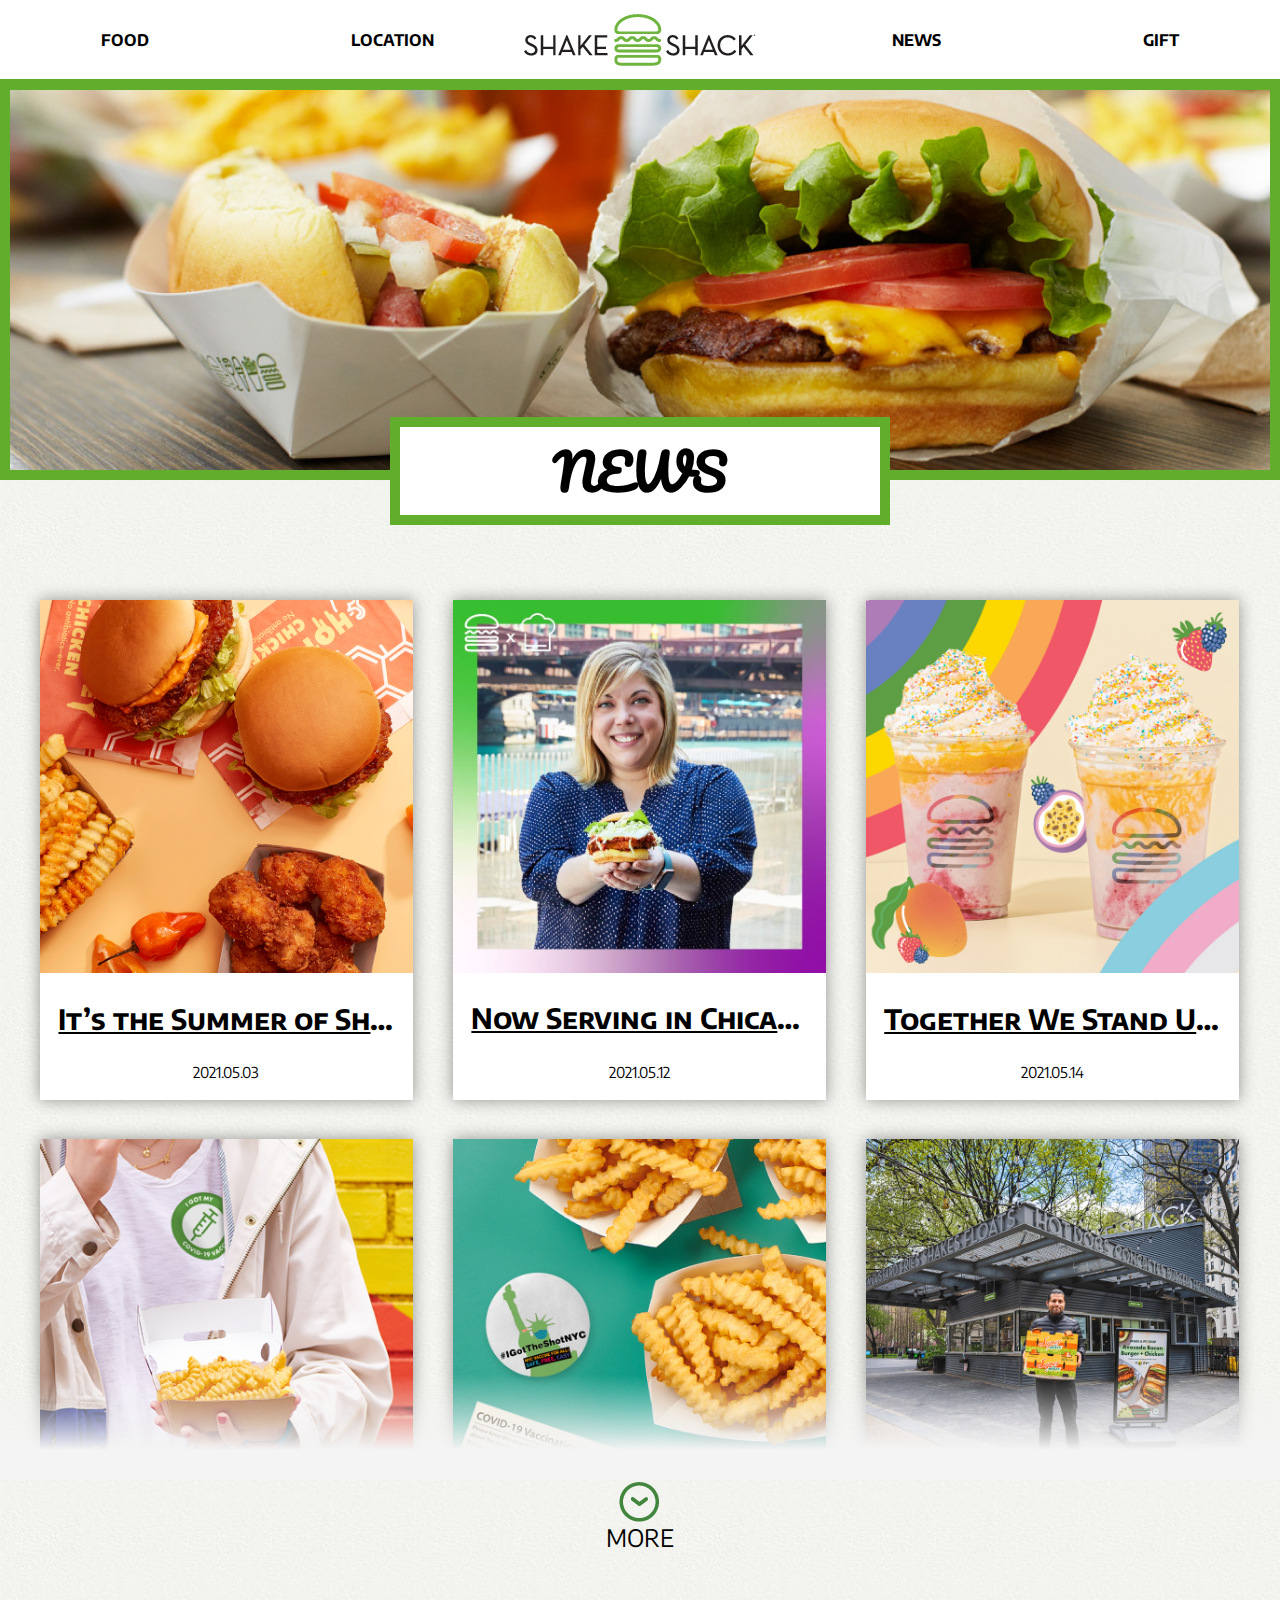
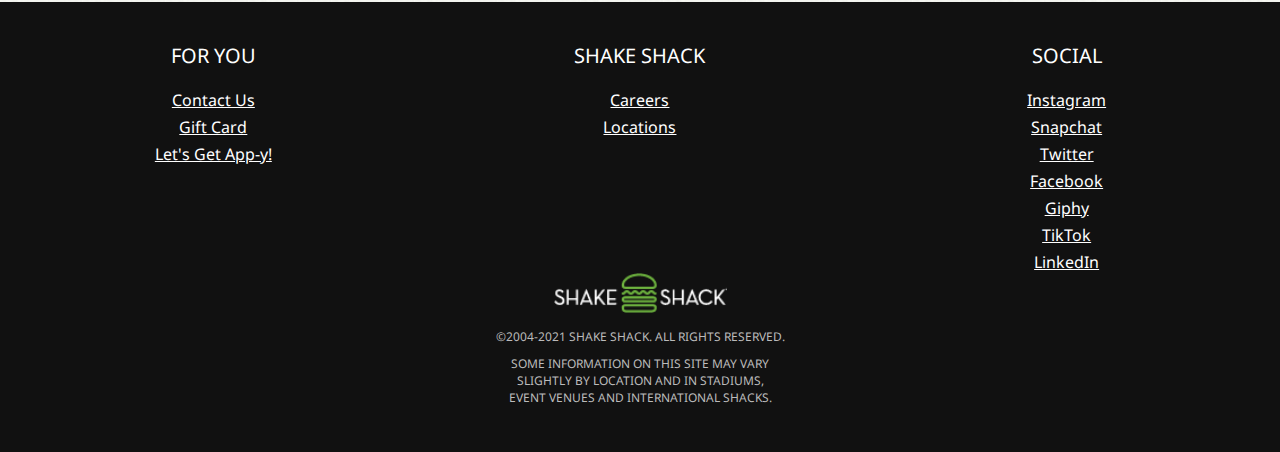
<file: news.html>
<!DOCTYPE html>
<html lang="ko">
<head>
    <meta charset="UTF-8">
    <meta name="viewport" content="width=device-width, initial-scale=1.0">
    <title>NEWS</title>
    
    <link rel="stylesheet" href="css/reset.css">
    <link rel="stylesheet" href="css/header.css">
    <link rel="stylesheet" href="css/footer.css">
    <link rel="stylesheet" href="css/news-style.css">
    <link rel="stylesheet" href="https://cdnjs.cloudflare.com/ajax/libs/font-awesome/5.8.2/css/all.min.css"/>
    <script src="js/jquery-3.6.0.min.js"></script>
    <script src="js/news-script.js"></script>
    <script>
        $(function(){
            $("#header-wrap").load("header.html");
            $("#footer-wrap").load("footer.html");
        });
    </script>
</head>
<body>
    <div id="header-wrap"></div>
    
    <div id="news-wrap">
        <div class="name-box">
            <h1>NEWS</h1>
        </div>
        <div class="news-body">
            <div class="news-box">
            <!--jquery 배열로 news-card삽입됨-->
            </div>
            <div class="moreBtn">
                <div></div>
                <span>MORE</span>
            </div>
            
        </div>
    </div>
    
    <div id="footer-wrap"></div>
</body>
</html>
</file>
<file: css/main-style.css>
/*

header{
    position: relative;
    width: 100%;height: 80px;
    background-color: #fff;
    border-bottom: 1px solid var(--main-color);
}
header nav{
    position: relative;
    max-width: 1280px;
    margin: 0 auto;
}
header nav .header-logo{
    position: relative;
    z-index: 1;
    width: 250px;height: 80px;
    margin: 0 auto;
    background: url(../img/shakeshack_logo.png) no-repeat center;
}
header nav .header-logo a{
    display: block;
    width: 100%;height: 80px;
}
header nav .menu{
    display: flex;
    position: absolute;
    top:0;left: 0;
    width:100%;height: 80px;
    justify-content: space-around;
    align-items: center;
}
header nav .menu li:nth-child(2){margin-right: 10%;}
header nav .menu li:nth-child(3){margin-left: 10%;}
header nav .menu li a{
    font-weight: bold;font-family: 'Encode Sans SC', sans-serif;
}
header .mobile-bar{
    display:none;
    position: absolute;
    top: 20px;right: 20px;
    cursor: pointer;
    z-index: 3;
}
header .mobile-bar div{
    width: 32px;height: 4px;
    background-color: var(--main-color);
    margin: 7px 0;
    transform-origin: left;
    transition: all 0.5s;
}
header .mobile-bar div:nth-child(1){transform: rotate(0deg) translate(0px,0px);}
header .mobile-bar div:nth-child(2){transform-origin: center;transform: rotateY(0deg);}
header .mobile-bar div:nth-child(3){transform: rotate(0deg) translate(0px,0px);}
header .mobile-nav{
    position: fixed;top: 0;left: 0;
    z-index: 2;
    width: 100%;height: 100%;
    background-color: var(--main-color);
    border-radius: 100%;
    transform: scale(0);
    transition: all 1s;
}
header .mobile-nav .mobile-nav-bg{
    position: absolute;
    background-color: var(--main-color);
    transition: all 1.5s ;
    transform: scale(0);
}
header .mobile-nav .mobile-nav-bg1{
    top: 280px;left: 20px;
    width: 130px;height: 120px;
    border-radius: 80% 70px 60% 60px;
}
header .mobile-nav .mobile-nav-bg2{
    top: 80px;left: 520px;
    width: 60px;height: 80px;
    border-radius: 80% 50px 50% 80px;
}
header .mobile-nav ul{
    position: relative;
    display: flex;height: 100%;
    flex-direction: column;
    justify-content: center;
    text-align: center;
}
header .mobile-nav ul li{
    width: 100%;height: 50px;
    margin: 25px 0;
    font-size: 6vw;font-weight: bold;
}
header .mobile-nav ul li a{
    font-family: 'Encode Sans SC', sans-serif;
    color: #fff;
}
*/

.view-more{
    position: absolute;
    width: 200px;height: 50px;text-align: center;line-height: 50px;
    background-color: var(--main-color);
    border-radius: 30px 35% 30px 20%;
    transition: all 0.5s;
}
.view-more a{display: block;}
.view-more a span{
    color: #fff;font-family: 'Encode Sans SC', sans-serif;font-size: 20px;
}
.view-more:hover{
    width: 210px;height: 70px;line-height: 70px;
    border-radius: 50px 50% 60px 50%;
}

/*main-1*/
#main-visual{
    position: relative;
    width: 100%;height: 700px;
    overflow: hidden
}
#main-visual .visual-line{
    position: absolute;
    width: 100%;height: 70px;
    background-color: var(--main-color);
    overflow: hidden;
}
#main-visual .visual-line:nth-child(1){top: 0;}
#main-visual .visual-line:nth-child(2){bottom: 0;}
#main-visual .visual-line .visual-line-img{
    position: absolute;
    top: 0;left: 0;
    width: 100%;height: 100%;
    background: url(../img/photo_gallery_tile.png);
    background-position: 0px;
    animation: main-line 5s infinite linear;
}
@keyframes main-line{
    from{background-position: 0%;}
    to{background-position: 286px;}
}
#main-visual .visual-burger{
    position: absolute;top:14px;left: 50%;
    transform: translateX(-50%) scale(0);
    width: 750px;height: 650px;
    background: url(../img/bg2.png) no-repeat;
    background-size: cover;
    animation: main-burger 2.5s forwards cubic-bezier(0.18, 0.89, 0.32, 1.28);
}
@keyframes main-burger{
    0%{transform: translateX(-50%) scale(0);}
    40%{transform: translateX(-50%) scale(1.1);}
    65%{transform: translateX(-50%) scale(0.9);}
    100%{transform: translateX(-50%) scale(1);}
}
#main-visual .visual-txt{
    position: relative;
    max-width: 1280px;
    margin: 0 auto;
}
#main-visual .visual-txt h1{
    position:absolute;
    font-size: 60px;
    font-family: 'Pacifico', cursive;
    background-color: #000;color: #fff;
    width: 400px;height: 120px;
    text-align: center;line-height: 120px;
    box-shadow: 0 0 5px black;
}
#main-visual .visual-txt h1:nth-child(1){
    top: 120px;left: 50px;
    transform: rotateZ(4deg) scale(0);
}
#main-visual .visual-txt h1:nth-child(2){
    top: 250px;left: 120px;
    transform: rotateZ(-4deg) scale(0);
}
#main-visual .visual-txt h1.shake{
    animation: main-shake 1s forwards cubic-bezier(0.18, 0.89, 0.32, 1.28);
    animation-delay:0.5s;
}
#main-visual .visual-txt h1.shack{
    animation: main-shack 1s forwards cubic-bezier(0.18, 0.89, 0.32, 1.28);
    animation-delay:0.8s;
}
/*h1등장 애니메이션. 첫 등장 후 애니메이션 제거됨.*/
@keyframes main-shake{
    from{transform: rotateZ(-20deg) scale(0);}
    to{transform: rotateZ(4deg);}
}
@keyframes main-shack{
    from{transform: rotateZ(-20deg) scale(0);}
    to{transform: rotateZ(-4deg);}
}
#main-visual .visual-txt h1:nth-child(1):hover{
    animation: main-shake-hover .2s infinite linear;
}
#main-visual .visual-txt h1:nth-child(2):hover{
    animation: main-shake-hover .2s infinite linear;
}
@keyframes main-shake-hover{
    0%{transform: rotateZ(4deg);}
    50%{transform: rotateZ(-4deg);}
    100%{transform: rotateZ(4deg);}
}
@keyframes main-shack-hover{
    0%{transform: rotateZ(-4deg);}
    50%{transform: rotateZ(4deg);}
    100%{transform: rotateZ(-4deg);}
}
#main-visual .visual-txt p{
    opacity: 0;
    position:absolute;top: 450px;
    font-size: 30px;font-family: 'Encode Sans SC';
    background-color: var(--main-color);color: #fff;
    width: 600px;
    padding: 10px;
    box-shadow: 0 0 5px black;
    animation: main-txt .5s forwards cubic-bezier(0.18, 0.89, 0.32, 1.28);
    animation-delay: 2s;
}
@keyframes main-txt{
    from{right:0;opacity: 0;}
    to{right:50px;opacity: 1;}
}
/*main-2*/
#main-story{
    position: relative;
    background-color: #000;
    width: 100%;height: 800px;
}
#main-story .story-bg{
    position: absolute;
    width: 100%;height: 100%;
    background-color: #000;
}
#main-story .story-bg li{
    position: absolute;
    width: 100%;height: 100%;
    filter: brightness(0.6);
}
#main-story .story-bg li:nth-child(1){
    background: url(../img/main-story1.jpg) no-repeat center;
    background-size: cover;
}
#main-story .story-bg li:nth-child(2){
    background: url(../img/main-story2.jpg) no-repeat center;
    background-size: cover;
}
#main-story .story-bg li:nth-child(3){
    background: url(../img/main-story3.jpg) no-repeat center;
    background-size: cover;
}
#main-story .story-txt{
    position: relative;
    max-width: 1280px;
    margin: 0 auto;
}
#main-story .story-txt .our-story{
    position: absolute;top: 0;right: 20px;
    width: 500px;height: 150px;
    font-family: 'Pacifico', cursive;font-size: 80px;
    background-color: #000; color: #fff;
    text-align: center;line-height: 120px;
    border: 4px solid #fff;
    box-shadow: 0 0 20px black;
    transform: rotateZ(-15deg);
}
#main-story .story-txt>p{
    position: absolute;
    width: 500px;
    padding: 15px;
    background-color: rgba(0,0,0,0.7);
    color: white;font-size: 18px;
    box-shadow: 0 0 10px black;
}
#main-story .story-txt span{
    font-weight: bold;font-size: 26px;
    background-color: var(--main-color);
    color: #000;
    display: inline-block;
    transform: scale(1);
    animation: main-shake-hover .5s linear infinite;
}
#main-story .story-txt span:hover{
    transform: scale(1.05);
    animation:none;
}
#main-story .story-txt p:nth-child(3){
    top: 150px;left: 50px;
}
#main-story .story-txt p:nth-child(4){
    top: 450px;right:50px;
}
#main-story .story-txt .story-gift{
    width: 150px;height: 150px;
    position: absolute;
    top:200px;right: 100px;
    transform: rotateZ(-15deg);
    cursor: pointer;
}
#main-story .story-txt .story-gift img{
    width: 100%;
}
#main-story .story-txt .story-gift p{
    position: absolute;bottom: -40px;left: -15px;
    background-color: rgba(255,255,255,0.8);
    color: #000;
    text-align: center;font-family: 'Encode Sans SC';font-weight: bold;font-size: 20px;
    width: 180px;
    padding: 10px;
    border-radius: 50px 50% 40px 40%
}
#main-story .story-txt .story-arrow{
    position: absolute;
    top: 100px;left: 400px;
    display: none;
}
#main-story .story-txt .story-arrow img{width: 100%;}
#main-story .story-txt .story-cartImg{
    position: absolute;
    top: 400px;left: 100px;
    width: 400px;padding: 20px;
    background-color: rgba(0,0,0,0.7);
    box-shadow: 0 0 10px black;
    transform: rotateZ(8deg);
    display: none;
}
#main-story .story-txt .story-cartImg img{
    width: 100%;
}
/*main-3*/
#main-news{
    position: relative;
    background: url(../img/bg-pt1.png);background-size: 20%;background-attachment: fixed;background-blend-mode:color-dodge;
    background-color: #111;
    width: 100%;height: 700px;
}
#main-news .news-box{
    position: relative;
    max-width: 1280px;
    margin: 0 auto;
}
#main-news .news-box h1{
    position: relative;
    left: -100%;
    color: #fff;
    font-family: 'Pacifico', cursive;font-size: 60px;
    padding: 20px;
    line-height: 1.5;
    transition: all 0.8s cubic-bezier(0.18, 0.89, 0.32, 1.28);
}
#main-news .news-box .news-slide{
    width: 95%;
    margin: 0 auto;
    overflow: hidden;
}
#main-news .news-box .news-slide .news-list{
    position: relative;z-index: 1;
    height: 330px;
    display: flex;
    justify-content: space-around;
    align-items: center;
    
}
#main-news .news-box .news-slide .news-list li{
    width: 15%;
    padding: 10px;
    background-color: rgba(0,0,0,0.3);
    box-shadow: 0 0 12px rgba(255,255,255,0.1);
    cursor: pointer;
    filter: brightness(0.5);
    transition: all 1.5s cubic-bezier(0, 1.49, 0.59, 0.82);
}
#main-news .news-box .news-slide .news-list li:hover{
    transform: scale(1.2)
}
#main-news .news-box .news-slide .news-list li:nth-child(1){
    margin-top: 60%;
}
#main-news .news-box .news-slide .news-list li:nth-child(2){
    margin-top: 80%;
}
#main-news .news-box .news-slide .news-list li:nth-child(3){
    margin-top: 100%;
}
#main-news .news-box .news-slide .news-list li:nth-child(4){
    margin-top: 120%;
}
#main-news .news-box .news-slide .news-list li:nth-child(5){
    margin-top: 140%;
}
#main-news .news-box .news-slide .news-list li.currentIdx{
    width: 22%;
    filter: brightness(1);
    animation: main-news 0.5s forwards;
}
@keyframes main-news{
    from{width: 10%;}
    to{width: 22%;}
}
#main-news .news-box .news-slide .news-list li img{width: 100%;}
#main-news .news-box .news-slide .news-list li p{
    color: #fff;
    padding-top: 10px;
    font-size: 12px;
    white-space: nowrap;
    text-overflow: ellipsis;
    overflow: hidden;
}
#main-news .news-box .news-slide .news-list li.currentIdx p{
    font-size: 15px;
}
#main-news .news-box .news-arrow{
    position: absolute;
    top: 350px;left: 0;
    padding: 0 5px;
    width: 100%;
    display: flex;
    justify-content: space-between;
}
#main-news .news-box .news-arrow li{
    position: relative;
    z-index: 2;
    width: 42px;height: 42px;
    cursor: pointer;
}
#main-news .news-box .news-arrow li:nth-child(1){
    background: url(../img/arrow_sprite.png) 0 0;
}
#main-news .news-box .news-arrow li:nth-child(2){
    background: url(../img/arrow_sprite.png) 0 84px;
}
#main-news .news-box>p{
    color: #fff;font-size: 40px;font-family: 'Encode Sans SC', sans-serif;
    padding: 0 20px;
    text-align: center;
}
#main-news .news-box .view-more{
    bottom: -12%;left: 50%;
    transform: translate(-50%);
}
#main-news .news-box .view-more:hover{
    bottom: -14%;
}

/*main-4*/
#main-contact{
    position: relative;
    width: 100%;;
    overflow: hidden;
}
#main-contact .contact-box{
    position: relative;
    max-width: 1280px;
    margin: 0 auto;
}
#main-contact .contact-box h1{
    position: relative;
    z-index: 1;
    color: #222;
    font-family: 'Pacifico', cursive;font-size: 60px;
    padding: 20px;
    line-height: 1.5;
}
#main-contact .contact-box>p{
    position: relative;
    z-index: 1;
    padding: 0 20px;
    font-family: 'Encode Sans SC', sans-serif;font-size: 20px;font-weight: bold;
    text-shadow: 0 0 1px white,
        0 0 1px white,
        0 0 1px white;
}
#main-contact .contact-box strong{
    color: var(--main-color);
}
#main-contact .contact-box>div{
    position: absolute;
}
#main-contact .contact-box>div.contact-white-cir{
    top: 150px;right:100px;
    width: 30vw;height: 30vw;
    background-color: #fff;
    border-radius: 100%;
    box-shadow: 5px 5px 10px #ddd;
}
#main-contact .contact-box>div.contact-dashed-cir{
    top: 350px;right:250px;
    width: 25vw;height: 25vw;
    border: 10px dashed var(--main-color);
    border-radius: 100%;
    box-shadow: 5px 5px 10px #ddd,
        inset 5px 5px 19px #ddd;
    animation: main-cir 30s infinite linear;
}
@keyframes main-cir{
    from{transform: rotateZ(0deg)}
    to{transform: rotateZ(360deg)}
}
#main-contact .contact-box>div.contact-shop-img{
    top: 180px; right: 50px;
    width: 20vw;height: 20vw;
    background: url(../img/home_sfsg_illustration.png) no-repeat;
    background-size:contain;
    transform: rotateZ(-15deg);
}
#main-contact .contact-box form{
    position: relative;
    z-index: 1;
    padding: 50px;
}
#main-contact .contact-box form p{
    padding: 10px 0;
}
#main-contact .contact-box form p:nth-child(1){
    font-size: 30px
}
#main-contact .contact-box form label{
    display: block;
    padding-top: 30px
}
#main-contact .contact-box form input,
#main-contact .contact-box form select{
    background-color: transparent;
    border: none;
    outline: none;
    border-bottom: 2px solid var(--main-color);
    width: 50%;height: 50px;
    font-size: 18px;
}
#main-contact .contact-box form textarea{
    border: 2px solid var(--main-color);
    width: 50%;height: 150px;
    padding: 5px;
}
#main-contact .contact-box form input[type="checkbox"]{
    width: 20px;height: 20px;
    display: block;
    margin-top: 30px;
}
#main-contact .contact-box form label[for="contact-info"],
#main-contact .contact-box form label[for="contact-agree"]{
    float: left;
    padding:0;line-height: 1.6;
    font-family: 
}
#main-contact .contact-box form label[for="contact-info"] strong,
#main-contact .contact-box form label[for="contact-agree"] strong{
    text-decoration: underline
}
#main-contact .contact-box form label{
    clear: both;
}
#main-contact .contact-box form input[type="submit"]{
    position: relative;
    border: 2px solid var(--main-color);
    width: 150px;
    border-radius: 25px;
    cursor: pointer;
    margin-top: 40px;
    transition: all 0.3s;
}
#main-contact .contact-box form input[type="submit"]:hover{
    background-color: var(--main-color);color: #fff;
}
/*

footer{
    position: relative;
    background-color: #111;
    width: 100%;height: 450px;
}
footer .footer-box{
    position: relative;
    max-width: 1280px;
    margin: 0 auto;
}
footer .footer-box .footer-ul-box{
    display: flex;
    justify-content: space-around;
    padding-top: 40px;
}
footer .footer-box .footer-ul-box .footer-menu{
    width:150px;text-align: center;
    color: #fff;font-size: 20px;
}
footer .footer-box .footer-ul-box .footer-menu li{
    padding-top: 5px;
    font-size: 16px;
}
footer .footer-box .footer-ul-box .footer-menu li:first-child{
    padding-top: 20px;
}
footer .footer-box .footer-ul-box .footer-menu li a{
    color: #fff;
    text-decoration: underline
}
footer .footer-box .footer-logo{
    width: 173px;height: 55px;
    margin: 0 auto;
    background: url(../img/shakeshack_logo_footer.png) no-repeat;
    background-size: contain
}
footer .footer-box .footer-rights{
    width: 500px;
    margin: 0 auto;
    text-align: center;color: #bbb;
    font-size: 12px;
}
footer .footer-box .footer-rights li:first-child{padding-bottom: 10px;}
*/


/*미디어쿼리 768~1023 ~태블릿*/
@media screen and (min-width:768px) and (max-width:1024px){
    
    .view-more{
        width: 180px;height: 45px;line-height: 45px;
    }
    .view-more a span{
        font-size: 18px;
    }
    .view-more:hover{
        width: 200px;height: 55px;line-height: 55px;
    }

    /*
    header nav .menu li:nth-child(2){margin-right: 15%;}
    header nav .menu li:nth-child(3){margin-left: 15%;}
    */
    #main-visual .visual-burger{
        top:60px;
        width: 650px;height: 550px;
    }
    #main-visual .visual-txt h1{
        font-size: 50px;
        width: 350px;height: 100px;
        line-height: 100px;
    }
    #main-visual .visual-txt h1:nth-child(1){
        top: 130px;left: 50px;
        transform: rotateZ(4deg) scale(0);
    }
    #main-visual .visual-txt h1:nth-child(2){
        top: 240px;left: 120px;
        transform: rotateZ(-4deg) scale(0);
    }
    #main-visual .visual-txt p{
        top: 450px;
        font-size: 25px;
        width: 500px;
    }
    #main-story .story-txt .our-story{
        top:-30px;
        width: 400px;height: 130px;
        font-size: 70px;line-height: 100px;
    }
    #main-story .story-txt>p{
        width: 400px;
        font-size: 16px;
    }
    #main-story .story-txt span{
        font-size: 24px;
    }
    #main-story .story-txt .story-arrow{
        top: 120px;left: 300px;
        width: 300px;
    }
    #main-story .story-txt .story-cartImg{
        top:380px;left: 50px;
        width: 350px;
    }
    #main-news .news-box h1{
        font-size: 50px;
    }
    #main-news .news-box .news-slide .news-list{
        width: 155%;height: 400px;
        margin-left: -27.3%;
    }
    #main-news .news-box .news-arrow li{
        width: 50px;height: 50px;
    }
    #main-news .news-box .news-arrow li:nth-child(1),
    #main-news .news-box .news-arrow li:nth-child(2){
        background-size: 300% 300%;
    }
    #main-news .news-box .news-arrow li:nth-child(2){
        background-position: 0 100px
    }
    #main-news .news-box>p{
        font-size: 35px;
        margin-top: -10px
    }
    #main-news .news-box .view-more{
        bottom: -9%;
    }
    #main-news .news-box .view-more:hover{
        bottom: -10%;
    }

    #main-contact .contact-box>div.contact-white-cir{
        top: 200px;
        width: 50vw;height: 50vw;
    }
    #main-contact .contact-box>div.contact-dashed-cir{
        top: 350px;right:200px;
        width: 45vw;height: 45vw;
    }
    #main-contact .contact-box>div.contact-shop-img{
        top: 230px;
        width: 40vw;height: 40vw;
    }
    #main-contact .contact-box form textarea{
        width: 100%;
    }
    
    

}
/*미디어쿼리 ~768 ~모바일*/
@media screen and (max-width:768px){
    .view-more{
        width: 26vw;height: 7vw;line-height: 7vw;
    }
    .view-more a span{
        font-size: 2vw;
    }
    .view-more:hover{
        width: 28vw;height: 8vw;line-height: 8vw;
    }
    
    /*
    header nav .menu{
        display: none
    }
    header nav .header-logo{
        margin-left: 10px;
        width: 200px;
        background-size: contain;
    }
    header .mobile-bar{display:block;}
    */
    #main-visual{
        height: 500px;
    }
    #main-visual .visual-line{
        height: 50px;
    }
    #main-visual .visual-line .visual-line-img{
        background-size: contain;
        animation: main-line 10s infinite linear;
    }
    #main-visual .visual-burger{
        top:90px;
        transform: translateX(-50%) scale(0);
        width: 320px;height: 290px;
    }
    #main-visual .visual-txt h1{
        font-size: 30px;
        width: 170px;height: 70px;line-height: 70px;
    }
    #main-visual .visual-txt h1:nth-child(1){
        top: 70px;left: 20px;
    }
    #main-visual .visual-txt h1:nth-child(2){
        top: 130px;left: 50px;
    }
    #main-visual .visual-txt p{
        top: 320px;
        font-size: 16px;
        width: 280px;
    }
    @keyframes main-txt{
        from{right:0;opacity: 0;}
        to{right:20px;opacity: 1;}
    }
    
    #main-story{
        height: 600px;
    }
    #main-story .story-txt .our-story{
        width: 200px;height: 80px;
        font-size: 35px;line-height: 65px;
        z-index: 1;
        left: 50%;transform: translateX(-50%) rotateZ(-15deg);
        top: -20px;
    }
    #main-story .story-txt>p{
        width: 80%;font-size: 12px;
    }
    #main-story .story-txt span{
        font-size: 15px
    }
    #main-story .story-txt p:nth-child(3){
        top: 70px;
        left: 50%;
        transform: translateX(-50%);
    }
    #main-story .story-txt p:nth-child(4){
        top: 380px;left: 50%;
        font-size: 10px;
        transform: translateX(-50%);
    }
    #main-story .story-txt .story-gift{
        transform: rotateZ(0deg);
        width: 50px;height: 50px;
        top:323px;left:10%;
    }
    #main-story .story-txt .story-gift p{
        top: 10px;left: 55px;
        padding: 7px;
        font-size: 12px;
        width: 180px;height: 30px;
    }
    #main-story .story-txt .story-arrow{
        width: 200px;
        top: 70px;left: 20vw;
        display: none;
        opacity: 0;
    }
    #main-story .story-txt .story-cartImg{
        top: 200px;left: 50%;
        width: 200px;padding: 20px;
        background-color: rgba(0,0,0,0.7);
        box-shadow: 0 0 10px black;
        transform: rotateZ(8deg) translate(-50%);
        display: none;
    }
    
    #main-news {
        height: 80vw;
    }
    #main-news .news-box h1{
        font-size: 6vw;
        padding: 20px;
        text-align: center;
    }
    #main-news .news-box .news-slide{
        margin-top: -30px
    }
    #main-news .news-box .news-slide .news-list{
        width: 155%;height: 40vw;
        margin-left: -27.3%;
    }
    #main-news .news-box .news-slide .news-list li{
        width: 13%;
    }
    #main-news .news-box .news-slide .news-list li.currentIdx{
        width: 18%;
        filter: brightness(1);
        animation: main-news 0.5s forwards;
    }
    @keyframes main-news{
        from{width: 10%;}
        to{width: 18%;}
    }
    #main-news .news-box .news-slide .news-list li p{
        display: none;
    }
    #main-news .news-box .news-arrow{
        top:38vw;
    }
    #main-news .news-box .news-arrow li{
        width: 5vw;height: 5vw;
    }
    #main-news .news-box .news-arrow li:nth-child(1){
        background: url(../img/arrow_sprite.png) 0 0;
        background-size: 15vw;
    }
    #main-news .news-box .news-arrow li:nth-child(2){
        background: url(../img/arrow_sprite.png) 0 10vw;
        background-size: 15vw
    }
    #main-news .news-box>p{
        font-size: 4vw;
        margin-top: -20px
    }
    #main-news .news-box .view-more{
        bottom: -15%;
    }
    #main-news .news-box .view-more:hover{
        bottom: -16%;
    }

    
    #main-contact .contact-box h1{
        font-size: 10vw;
        text-align: center;
    }
    #main-contact .contact-box>p{
        font-size: 3vw;
        text-align: center;
    }
    #main-contact .contact-box>div.contact-white-cir{
        top: 200px;right:20px;
        width: 60vw;height: 60vw;
    }
    #main-contact .contact-box>div.contact-dashed-cir{
        top: 280px;right:80px;
        width: 55vw;height: 55vw;
        border: 6px dashed var(--main-color);
    }
    #main-contact .contact-box>div.contact-shop-img{
        top: 180px;right: 20px;
        width: 50vw;height: 50vw;
    }
    #main-contact .contact-box form{
        padding: 30px;
    }
    #main-contact .contact-box form p{
        font-size: 12px;
    }
    #main-contact .contact-box form p:nth-child(1){
        font-size: 5vw
    }
    #main-contact .contact-box form label{
        padding-top: 20px;
        font-size: 14px;
    }
    #main-contact .contact-box form input,
    #main-contact .contact-box form select{
        width: 80%;height: 50px;
        font-size: 14px;
    }
    #main-contact .contact-box form textarea{
        width: 100%;height: 100px;
    }
    #main-contact .contact-box form input[type="checkbox"]{
        width: 15px;height: 15px;
        margin-top: 20px;
    }
    #main-contact .contact-box form label[for="contact-info"],
    #main-contact .contact-box form label[for="contact-agree"]{
        float: left;
        padding:0;line-height: 1.6;
        font-size: 2vw;
    }
    
    #main-contact .contact-box form input[type="submit"]{
        width: 120px;height: 40px;
        margin-top: 20px;
    }
/*
    footer{height: 420px;}
    footer .footer-box .footer-ul-box .footer-menu{
        font-size: 3vw;
    }
    footer .footer-box .footer-ul-box .footer-menu li{
        font-size: 2vw;
    }
    footer .footer-box .footer-logo{
        width: 153px;
    }
    footer .footer-box .footer-rights{
        width: 220px;
        font-size: 10px;
    }
    footer .footer-box .footer-rights li:first-child{padding-bottom: 10px;}
    */
    
}
</file>
<file: css/header.css>
/*header*/
header{
    position: relative;
    width: 100%;height: 80px;
    background-color: #fff;
    border-bottom: 1px solid var(--main-color);
}
header nav{
    position: relative;
    max-width: 1280px;
    margin: 0 auto;
}
header nav .header-logo{
    position: relative;
    z-index: 1;
    width: 250px;height: 80px;
    margin: 0 auto;
    background: url(../img/shakeshack_logo.png) no-repeat center;
}
header nav .header-logo a{
    display: block;
    width: 100%;height: 80px;
}
header nav .menu{
    display: flex;
    position: absolute;
    top:0;left: 0;
    width:100%;height: 80px;
    justify-content: space-around;
    align-items: center;
}
header nav .menu li:nth-child(2){margin-right: 10%;}
header nav .menu li:nth-child(3){margin-left: 10%;}
header nav .menu li a{
    position: relative;
    font-weight: bold;font-family: 'Encode Sans SC', sans-serif;
}
header nav .menu li a:after{
    content: '';
    position: absolute;
    bottom: -5px;left: 0;
    transform-origin: center;
    transform: scaleX(0);
    width: 100%;height: 4px;
    background-color: var(--main-color);
    transition: all 0.2s;
}
header nav .menu li a:hover:after{
    transform: scaleX(1);
}
header .mobile-bar{
    display:none;
    position: absolute;
    top: 20px;right: 20px;
    cursor: pointer;
    z-index: 3;
}
header .mobile-bar div{
    width: 32px;height: 4px;
    background-color: var(--main-color);
    margin: 7px 0;
    transform-origin: left;
    transition: all 0.5s;
}
header .mobile-bar div:nth-child(1){transform: rotate(0deg) translate(0px,0px);}
header .mobile-bar div:nth-child(2){transform-origin: center;transform: rotateY(0deg);}
header .mobile-bar div:nth-child(3){transform: rotate(0deg) translate(0px,0px);}
header .mobile-nav{
    position: fixed;top: 0;left: 0;
    z-index: 2;
    width: 100%;height: 100%;
    background-color: var(--main-color);
    border-radius: 100%;
    transform: scale(0);
    transition: all 1s;
}
header .mobile-nav .mobile-nav-bg{
    position: absolute;
    background-color: var(--main-color);
    transition: all 1.5s ;
    transform: scale(0);
}
header .mobile-nav .mobile-nav-bg1{
    top: 280px;left: 20px;
    width: 130px;height: 120px;
    border-radius: 80% 70px 60% 60px;
}
header .mobile-nav .mobile-nav-bg2{
    top: 80px;left: 520px;
    width: 60px;height: 80px;
    border-radius: 80% 50px 50% 80px;
}
header .mobile-nav ul{
    position: relative;
    display: flex;height: 100%;
    flex-direction: column;
    justify-content: center;
    text-align: center;
}
header .mobile-nav ul li{
    width: 100%;height: 50px;
    margin: 25px 0;
    font-size: 6vw;font-weight: bold;
}
header .mobile-nav ul li a{
    position: relative;
    font-family: 'Encode Sans SC', sans-serif;
    color: #fff;
}
header .mobile-nav ul li a:after{
    content: '';
    position: absolute;
    bottom: -5px;left: 0;
    transform-origin: center;
    transform: scaleX(0);
    width: 100%;height: 4px;
    background-color: #fff;
    transition: all 0.2s;
}
header .mobile-nav ul li a:hover:after{
    transform: scaleX(1);
}
/*미디어쿼리 768~1023 ~태블릿*/
@media screen and (min-width:768px) and (max-width:1024px){
    header nav .menu li:nth-child(2){margin-right: 15%;}
    header nav .menu li:nth-child(3){margin-left: 15%;}
}
/*미디어쿼리 ~767 ~모바일*/
@media screen and (max-width:768px){
    header nav .menu{
        display: none
    }
    header nav .header-logo{
        margin-left: 10px;
        width: 200px;
        background-size: contain;
    }
    header .mobile-bar{display:block;}
}
</file>
<file: css/footer.css>
footer{
    position: relative;
    background-color: #111;
    width: 100%;
    min-height: calc(100vh - 530px);
    height: 450px;
}
footer .footer-box{
    position: relative;
    max-width: 1280px;
    margin: 0 auto;
}
footer .footer-box .footer-ul-box{
    display: flex;
    justify-content: space-around;
    padding-top: 40px;
}
footer .footer-box .footer-ul-box .footer-menu{
    width:150px;text-align: center;
    color: #fff;font-size: 20px;
}
footer .footer-box .footer-ul-box .footer-menu li{
    padding-top: 5px;
    font-size: 16px;
}
footer .footer-box .footer-ul-box .footer-menu li:first-child{
    padding-top: 20px;
}
footer .footer-box .footer-ul-box .footer-menu li a{
    color: #fff;
    text-decoration: underline
}
footer .footer-box .footer-logo{
    width: 173px;height: 55px;
    margin: 0 auto;
    background: url(../img/shakeshack_logo_footer.png) no-repeat;
    background-size: contain
}
footer .footer-box .footer-rights{
    width: 500px;
    margin: 0 auto;
    text-align: center;color: #bbb;
    font-size: 12px;
}
footer .footer-box .footer-rights li:first-child{padding-bottom: 10px;}

/*미디어쿼리 ~768 ~모바일*/
@media screen and (max-width:768px){
    footer{height: 420px;}
    footer .footer-box .footer-ul-box .footer-menu{
        font-size: 3vw;
    }
    footer .footer-box .footer-ul-box .footer-menu li{
        font-size: 2vw;
    }
    footer .footer-box .footer-logo{
        width: 153px;
    }
    footer .footer-box .footer-rights{
        width: 220px;
        font-size: 10px;
    }
    footer .footer-box .footer-rights li:first-child{padding-bottom: 10px;}
}
</file>
<file: css/food-style.css>
body,html{
    scroll-behavior: smooth
}
#food-wrap .container{
    position: relative;
    width: 100%;height: 100vh;min-height: 900px;
    perspective: 2000px;
    overflow:hidden;
}
#food-wrap .container .bg1,#food-wrap .container .bg2,#food-wrap .container .bg3{
    width: 100%;height: 100%;
    position: absolute;top: 0;left: 0;
    transform: translateZ(300px);
}
#food-wrap .container .bg1{background: url(../img/bg-pt4.png);background-size: 20%;background-attachment:fixed;}
#food-wrap .container .bg2{background: url(../img/bg-pt1.png);background-size: 20%;background-attachment:fixed;}
#food-wrap .container .bg3{background: url(../img/bg-pt4.png);background-size: 20%;background-attachment:fixed;}

#food-wrap .container h1{
    position: relative;top: 40px;left:50%;
    width: 500px;height: 100px;
    font-family: 'Pacifico', cursive;font-size: 40px;
    background-color: #000; color: #fff;
    text-align: center;line-height: 90px;
    border: 4px solid #fff;
    box-shadow: 0 0 10px black;
    transform: translate(-50%);
}
#food-wrap .container:nth-child(3) h1{
    width: 600px;
}
#food-wrap .container .menu-list{
    position: relative;top: -100px; left: 000%;
    width: 700%;height: 100%; min-height: 900px;
    display: flex;
}
#food-wrap .container:nth-child(1) .menu-list{width: 700%;}
#food-wrap .container:nth-child(2) .menu-list{width: 300%;}
#food-wrap .container:nth-child(3) .menu-list{width: 300%;}

#food-wrap .container .menu-list .box{
    display: flex;
    flex-direction: column;
    justify-content: center;
    align-items: center;
    width: 100vw;
}
#food-wrap .container .menu-list .box img{
    padding: 30px 0;
    animation: burgermove 3s infinite ease-in-out;
    cursor: url(../scroll.cur), auto;
}
@keyframes burgermove{
    0%{transform: scale(0.8) rotate(10deg)}
    50%{transform: scale(1.1) rotate(-10deg)}
    100%{transform: scale(0.8) rotate(10deg)}
}
#food-wrap .container .menu-list .box p{
    font-family: 'Pacifico', cursive;font-size: 70px;font-weight: bold;
    text-shadow: 0px 0px 7px white,
        0px 0px 7px white,
        0px 0px 7px white,
        0px 0px 7px white;
}
#food-wrap .container:nth-child(1),
#food-wrap .container:nth-child(3){background-color: var(--main-color)}
#food-wrap .sideMenu{
    width: 250px;height: 240px;
    position: fixed;
    top: 40%;right: 20px;
    z-index: 1;
}
#food-wrap .sideMenu div{
    position: relative;
    width: 100%;height: 50px;
    margin: 20px 0;
    text-align: center;line-height: 52px;
    text-shadow: 0 0 1px #fff,0 0 1px #fff,0 0 1px #fff;
    cursor: pointer;
    font-family: 'Encode Sans SC', sans-serif;font-weight: bold;font-size: 20px;
    color: rgba(0,0,0,0.8);
    border-radius: 80px;
}
#food-wrap .sideMenu div:after{
    content: '';
    position: absolute;bottom: 0;left: 0%;
    width: 100%;height: 3px;
    background-color: #333;
    transform: translate(-50%);
    transform-origin: center;
    transition: all 0.5s;
    transform: scaleX(0);
}
#food-wrap .sideMenu div:hover:after{
    transform: scaleX(1);
}
#food-wrap .sideMenu div.selected{
    color: #fff;
}
#food-wrap .sideMenu div.selected:before{
    content: '';
    position: absolute;top: 0;left: 0;
    width: 100%;height: 98%;
    border: 2px solid #fff;
    border-radius: 100px;
    background-color: rgba(0,0,0,0.4);
    transform-origin: center;
    transition: all 0.5s;
    transform: scaleX(1);
    opacity: 1;
    animation: select 0.5s linear forwards;z-index: -1
}
@keyframes select{
    from{transform: scaleX(0);
    opacity: 0;}
    tp{transform: scaleX(1);
    opacity: 1;}
}
#food-wrap .sideMenu div.selected:after{
    display: none;
}
/*미디어쿼리 678~1023 ~태블릿*/
@media screen and (min-width:768px) and (max-width:1024px){
    
    #food-wrap .sideMenu{
        width: 220px;
        right: 15px;
    }
    #food-wrap .sideMenu div{
        font-size: 18px;
    }
}
/*미디어쿼리 ~767 ~모바일*/
@media screen and (min-width:424px) and (max-width:768px){
    #food-wrap .container{
        min-height: 900px;
    }
    #food-wrap .container h1{
        width: 85%;height: 22vw;
        font-size: 6.5vw;
        line-height: 20vw;
    }
    #food-wrap .container:nth-child(3) h1{
        width: 95%
    }
    #food-wrap .container .menu-list{
        top: -50px;
        min-height: 650px;
    }
    #food-wrap .container .menu-list .box img{
        width: 50vw;
        padding: 0;
    }
    #food-wrap .container .menu-list .box p{
        font-size: 10vw;
    }
    #food-wrap .sideMenu{
        display: flex;
        justify-content: space-between;
        align-items: center;
        width: 90%;height: 60px;
        top: 85%;left: 50%;transform: translate(-50%);
    }
    #food-wrap .sideMenu div{
        display: flex;
        justify-content: center;
        align-items: center;height: 10vw;
        margin: 0 2%;
        font-size: 2.5vw;line-height: 1.8;
        padding: 0 10px;
    }
}
/*미디어쿼리 ~424 ~모바일*/
@media screen and (max-width:424px){
    #food-wrap .container{
        min-height: 500px;
    }
    #food-wrap .container h1{
        width: 85%;height: 22vw;
        font-size: 6vw;
        line-height: 20vw;
    }
    #food-wrap .container h1:nth-child(3){
        width: 95%;
    }
    #food-wrap .container .menu-list{
        top: -45px;
        min-height: 450px;
    }
    #food-wrap .container .menu-list .box img{
        width: 50vw;
        padding: 0;
    }
    #food-wrap .container .menu-list .box p{
        font-size: 8vw;
    }
    #food-wrap .sideMenu{
        display: flex;
        justify-content: space-between;
        align-items: center;
        width: 80%;height: 60px;
        top: 85%;left: 50%;transform: translate(-50%);
    }
    #food-wrap .sideMenu div{
        display: flex;
        justify-content: center;
        align-items: center;height: 10vw;
        margin: 0 4%;
        font-size: 1.3vw;line-height: 1.8;
    }
}
</file>
<file: css/gift-style.css>
#gift-wrap .gift-header{
    position: relative;
    width: 100%;height: 700px;
    border: 10px solid var(--main-color);
    background: url(../img/gift-bg.jpg) center center;
    background-size: cover;
    background-attachment: fixed;
    overflow: hidden;
}
#gift-wrap .gift-header:before{
    content: '';
    position: absolute;top: 0;left: 0;
    width: 100%;height: 100%;
    background-color: rgba(255,255,255,0.3);
}
#gift-wrap .gift-header .gift-img1{
    position: absolute;left: 5%;top: -30px;
    box-shadow: 0 0 10px #333,
        0 0 10px #333;
    transform: rotate(-5deg);
    width:390px;
    z-index:1;
}
#gift-wrap .gift-header .gift-img2{
    position: absolute;right: 5%; top: 450px;
    box-shadow: 0 0 10px #333,
        0 0 10px #333;
    transform: rotate(5deg);
    width:390px;
    z-index:1;
}
#gift-wrap .gift-header .gift-img1 img{
        width: 100%;
    }
#gift-wrap .gift-header .gift-img2 img{
        width: 100%;
    }
#gift-wrap .gift-header h1{
    position: relative;
    margin: 0 auto;
    margin-top: 180px;
    width: 800px;height: 170px;
    font-family: 'Pacifico', cursive;font-size: 70px;
    background-color: #000; color: #fff;
    text-align: center;line-height: 150px;
    border: 4px solid #fff;
    box-shadow: 0 0 20px black;
    z-index: 1;
}
/*#gift-wrap .gift-header p{
    position: absolute;top: 450px;left: -50px;
    width: 500px;
    font-family: 'Encode Sans SC', sans-serif;font-weight: bold;font-size: 25px;color: #fff;line-height: 1.5;
    text-shadow: 0 0 3px #000,
        0 0 3px #000,
        0 0 5px #000;
}*/
#gift-wrap .gift-introbox{
    position: relative;
    max-width: 1280px;
    margin: 40px auto;
    padding: 0 40px;
}
#gift-wrap .gift-introbox>p{
    font-family: 'Encode Sans SC', sans-serif;font-weight: bold;font-size: 35px;
}
#gift-wrap .gift-introbox>p span{
    color: var(--main-color);
}
#gift-wrap .gift-introbox .gift-three{
    max-width: 1000px;;height: 600px;
    display: flex;
    justify-content: center;
    margin: 40px auto;
}
#gift-wrap .gift-introbox .gift-three li{
    position: relative;
    width: 33.3333%;
    overflow: hidden;
    cursor: pointer;
    transition: all 0.5s;
}
#gift-wrap .gift-introbox .gift-three li:before{
    content: '';
    display: block;
    width: 100%;height: 100%;
    background: linear-gradient(90deg, rgba(0,0,0,0.3) 0%, transparent 10%);
}
#gift-wrap .gift-introbox .gift-three li:hover{
    width: 150%;
}
#gift-wrap .gift-introbox .gift-three li:hover img{opacity: 0;}
#gift-wrap .gift-introbox .gift-three li:hover h1{
    top: 30%;opacity: 1;left: 5%
}
#gift-wrap .gift-introbox .gift-three li:hover p{opacity: 1}
#gift-wrap .gift-introbox .gift-three li:nth-child(1){
    background:url(../img/gift1.jpg) no-repeat center center;
    background-size: cover;
}
#gift-wrap .gift-introbox .gift-three li:nth-child(2){
    background:url(../img/gift2.jpg) no-repeat center center;
    background-size: cover;
}
#gift-wrap .gift-introbox .gift-three li:nth-child(3){
    background:url(../img/gift3.jpg) no-repeat center center;
    background-size: cover;
}
#gift-wrap .gift-introbox .gift-three li img{
    position: absolute;
    width: 120px;
    top: 50%;left: 50%;
    transform: translate(-50%,-50%);
    transition: all 0.5s
}
#gift-wrap .gift-introbox .gift-three li h1{
    width: 700px;
    font-family: 'Encode Sans SC', sans-serif;font-size: 50px;
    color: #fff;
    position: absolute;top: 30%;left: -105%;
    transition-delay: 0.7s;
    transition: all 0.5s;
    text-shadow: 5px 5px 5px #000;opacity: 0
}
#gift-wrap .gift-introbox .gift-three li p{
    display: block;top: 60%;left: 5%;
    position: absolute;
    width: 600px;
    font-size: 20px; line-height: 2;
    padding: 10px;
    background-color: rgba(0,0,0,0.7);
    color: #fff;
    box-shadow: 0 0 5px #000;
    opacity: 0;
    transition-delay: 0.7s;
    transition: all 0.7s;
}


/*미디어쿼리 768~1023 ~태블릿*/
@media screen and (min-width:768px) and (max-width:1024px){
    #gift-wrap .gift-header{
        height: 600px;
    }
    #gift-wrap .gift-header .gift-img1{
        width: 320px
    }
    #gift-wrap .gift-header .gift-img2{
        width: 320px
    }
    #gift-wrap .gift-header h1{
        width: 700px;height: 150px;
        font-size: 60px;
        line-height: 130px;
    }
/*    #gift-wrap .gift-header p{
        width: 500px;
        font-size: 20px;line-height: 1.3;
        z-index: 1
    }*/
    #gift-wrap .gift-introbox>p{
        font-size: 30px;
    }
    #gift-wrap .gift-introbox .gift-three{
        max-width: 800px;
    }
    #gift-wrap .gift-introbox .gift-three li img{
        width: 100px;
    }
    #gift-wrap .gift-introbox .gift-three li h1{
        width: 500px;
        font-size: 38px;
    }
    #gift-wrap .gift-introbox .gift-three li p{
        width: 80%;
        min-width: 450px;
        font-size: 18px;
    }
}
/*미디어쿼리 ~767 ~모바일*/
@media screen and (max-width:768px){
    #gift-wrap .gift-header{
        height: 500px;
    }
    #gift-wrap .gift-header .gift-img1{
        width: 50vw
    }
    #gift-wrap .gift-header .gift-img2{
        width: 50vw
    }
    #gift-wrap .gift-header h1{
        width: 80vw;height: 20vw;
        font-size: 7vw;
        line-height: 18vw;
    }
/*    #gift-wrap .gift-header p{
        width: 80vw;
        font-size: 15px;line-height: 1.3;
        top: 365px;
        z-index: 1;
    }*/
    #gift-wrap .gift-introbox{
        padding: 0 20px;
    }
    #gift-wrap .gift-introbox{
        margin: 20px auto;
    }
    #gift-wrap .gift-introbox>p{
        font-size: 4vw;
    }
    
    #gift-wrap .gift-introbox .gift-three{
        max-width: 600px;height: 500px;
        flex-direction: column;
        margin: 20px auto;
    }
    #gift-wrap .gift-introbox .gift-three li{
        width: 100%;height: 33.33333%;
    }
    #gift-wrap .gift-introbox .gift-three li:before{
        background: linear-gradient(180deg, rgba(0,0,0,0.3) 0%, transparent 10%);
    }
    #gift-wrap .gift-introbox .gift-three li:hover{
        width: 100%; height: 140vw;
    }
    #gift-wrap .gift-introbox .gift-three li img{display: none;}
    #gift-wrap .gift-introbox .gift-three li h1{
        width: 80vw;
        font-size: 6vw;
        top: 50%;left: 5%;
        transform: translateY(-50%);
        opacity: 1
    }
    #gift-wrap .gift-introbox .gift-three li p{
        top: 50%;left: 50%;
        transform: translateX(-50%);
        text-align: center;
        width: 75vw;
        font-size: 3vw; line-height: 1.4;
    }
    #gift-wrap .gift-introbox .gift-three li:hover p{opacity: 1}
}
</file>
<file: css/location-style.css>
#location-wrap{
    position: relative;
    background-size: 20%;
}
#location-wrap .name-box{
    position: relative;
    width: 100%;height: 400px;
    background: url(../img/fooddrink_hdr.jpg) no-repeat center center;
    background-size: cover;
    background-color: var(--main-color);border: 10px solid var(--main-color);
}
#location-wrap .name-box h1{
    position: absolute;
    bottom: -55px;left: 50%;transform: translate(-50%);
    width: 500px;
    background-color: #fff;
    font-size: 50px;font-weight: bold;text-align: center;font-family: 'Pacifico', cursive;
    user-select: none;
    border: 10px solid var(--main-color);
}
#location-wrap .shop-wrap{
    position: relative;
    max-width: 1280px;
    margin: 100px auto;
    padding: 0 20px;
}
#location-wrap .shop-wrap .shop-list{
    position: relative;
    width: 80%;
    margin: 0 auto;
}
#location-wrap .shop-wrap .shop-list li{
    position: relative;
    overflow: hidden;
}
#location-wrap .shop-wrap .shop-list li>div:nth-child(1){
    width: 100%;height: 70px;
    border-bottom: 2px solid var(--main-color);
}
#location-wrap .shop-wrap .shop-list li div .shop-name{
    float: left;
    font-size: 30px;font-weight: bold;line-height: 70px;font-family: 'Encode Sans SC';
}
#location-wrap .shop-wrap .shop-list li div .down-arrow{
    position: relative;top: 15px;
    float: right;
    width: 42px;height: 42px;
    background: url(../img/arrow_sprite.png) no-repeat 0 -85px;
    transform: rotateZ(180deg);
    cursor: pointer;
    transition: all 0.7s;
}
#location-wrap .shop-wrap .shop-list li .shop-detail{
    clear: both;
    height: 0;
    transition: all 0.2s;
}
#location-wrap .shop-wrap .shop-list li.show .shop-detail{height: 100%;padding: 20px 0}
#location-wrap .shop-wrap .shop-list li .shop-detail .map iframe{
    width: 100%;height: 400px;
}
#location-wrap .shop-wrap .shop-list li .shop-detail ul{
    display: flex;
    justify-content: space-around;
}
#location-wrap .shop-wrap .shop-list li .shop-detail ul li{
    width: 300px;
    margin: 0 5px;
    text-align: center;
}
#location-wrap .shop-wrap .shop-list li .shop-detail ul li span{
    font-weight: bold;font-family: 'Encode Sans SC';font-size: 24px;
    display: block;
    margin: 20px 0;
}
#location-wrap .shop-wrap .shop-list li .shop-detail ul li p{
    margin-top: 10px;
    font-size: 16px;
}
#location-wrap .shop-wrap .shop-list li .shop-detail ul li p:nth-of-type(2n){background-color: #ddd}

/*미디어쿼리 768~1023 ~태블릿*/
@media screen and (min-width:768px) and (max-width:1024px){
    #location-wrap .name-box{
        height: 350px;
    }
    #location-wrap .shop-wrap .shop-list li .shop-detail ul li{
        width: 180px;
    }
    #location-wrap .shop-wrap .shop-list li .shop-detail ul li span{
        font-size: 20px;
    }
    #location-wrap .shop-wrap .shop-list li .shop-detail ul li p{
        font-size: 14px;
    }
}
/*미디어쿼리 ~767 ~모바일*/
@media screen and (max-width:768px){
    #location-wrap .name-box{
        height: 300px;
    }
    #location-wrap .name-box h1{
        bottom: -10vw;
        max-width: 50vw;
        width: 80vw;
        font-size: 8vw;
        border: 1.5vw solid var(--main-color);
    }
    #location-wrap .shop-wrap{
        margin: 15vw auto;
    }
    #location-wrap .shop-wrap .shop-list li>div:nth-child(1){
        height: 12vw;
    }
    #location-wrap .shop-wrap .shop-list li div .shop-name{
        font-size: 5vw;line-height: 12vw;
    }
    #location-wrap .shop-wrap .shop-list li div .down-arrow{
        top: 3vw;
        width: 6vw;height: 6vw;
        background: url(../img/arrow_sprite.png) no-repeat 0 -12vw;
        background-size: 300%
    }
    #location-wrap .shop-wrap .shop-list li .shop-detail .map iframe{
        height: 50vw;
    }
    #location-wrap .shop-wrap .shop-list li .shop-detail ul{
        flex-direction: column;
        
    }
    #location-wrap .shop-wrap .shop-list li .shop-detail ul li{
        width: 100%;
    }
    #location-wrap .shop-wrap .shop-list li .shop-detail ul li span{
        font-size: 4vw;
        margin: 3vw 0;
    }
    #location-wrap .shop-wrap .shop-list li .shop-detail ul li p{
        margin-top: 1vw;
        font-size: 2vw;
    }
}
</file>
<file: css/news-style.css>
#news-wrap .news-body{
    position: relative;
    max-width: 1280px;
    margin: 0 auto;
}
#news-wrap .name-box{
    position: relative;
    width: 100%;height: 400px;
    background: url(../img/fooddrink_hdr.jpg) no-repeat center center;
    background-size: cover;
    background-color: var(--main-color);border: 10px solid var(--main-color);
}
#news-wrap .name-box h1{
    position: absolute;
    bottom: -55px;left: 50%;transform: translate(-50%);
    width: 500px;
    background-color: #fff;
    font-size: 50px;font-weight: bold;text-align: center;font-family: 'Pacifico', cursive;
    user-select: none;
    border: 10px solid var(--main-color);
}
#news-wrap .news-box{
    position: relative;
    padding: 100px 20px;
    height: 1000px; overflow: hidden;   
}
#news-wrap .news-box:after{
    content: '';
    position: absolute;z-index: 1;
    bottom: 0;left: -4%;
    width: 104%;height: 150px;
    background: linear-gradient(180deg, transparent 30%, #f4f4f4 80%);
}
#news-wrap .news-box .news-card{
    float: left;
    display: flex;
    flex-direction: column;
    justify-content: space-between;
    
    position: relative;
    width: 30.1%;height: 500px;
    margin: 1.6%;
    
    background-color: #fff;
    box-shadow: 0 0 15px rgba(0,0,0,0.4);
    
    overflow: hidden;
    cursor: pointer;
}
#news-wrap .news-box .news-card img{width: 100%;transition: all 0.3s;}
#news-wrap .news-box .news-card:hover img{transform: scale(1.1)}
#news-wrap .news-box .news-card h1{
    width: 100%;
    background-color: #fff;
    font-size: 28px;text-align: center;font-family: 'Encode Sans SC', sans-serif;text-decoration: underline;
    padding: 5%;
    
    white-space: nowrap;
    text-overflow: ellipsis;
    overflow: hidden;
}
#news-wrap .news-box .news-card span{
    display: block;
    font-size: 15px;font-family: 'Encode Sans SC', sans-serif;text-align: center;
    padding-bottom: 5%;
}
#news-wrap .moreBtn{
    width:100px;
    text-align: center;
    margin: 0 auto;
    margin-bottom: 50px;
    cursor: pointer;
}
#news-wrap .moreBtn div{
    width: 42px;height: 42px;
    margin: 0 auto;
    background: url(../img/arrow_sprite.png) 0 42px;
    transform: rotate(180deg);
}
#news-wrap .moreBtn span{font-family: 'Encode Sans SC', sans-serif;font-size: 24px}


/*미디어쿼리 768~1023 ~태블릿*/
@media screen and (min-width:768px) and (max-width:1024px){
    #news-wrap .name-box{
        height: 300px;
    }
    #news-wrap .news-box{
        height: 800px;
    }
    #news-wrap .news-box .news-card{
        height: 400px;
    }
    #news-wrap .news-box .news-card h1{
        font-size: 22px;
    }
    #news-wrap .moreBtn span{font-size: 20px}
}
/*미디어쿼리 ~767 ~모바일*/
@media screen and (max-width:768px){
    #news-wrap .name-box{
        height: 300px;
    }
    #news-wrap .name-box h1{
        bottom: -10vw;
        max-width: 50vw;
        width: 80vw;
        font-size: 8vw;
        border: 1.5vw solid var(--main-color);
    }
    #news-wrap .news-box{
        height: 800px;
    }
    #news-wrap .news-box .news-card{
        width: 100%; height: 200px;
        margin: 20px 0;
    }
    #news-wrap .news-box .news-card h1{
        display: block;
        position: absolute;bottom: 0px;right: 0;
        padding: 4%;
        font-size: 3.5vw;
        background-color: rgba(255,255,255,0.7);
    }
    #news-wrap .news-box .news-card span{
        position: absolute;top: 0;right: 0;
        padding: 10px;
        font-size: 2.5vw;
        background-color: rgba(0,0,0,0.7);
        color: #fff
    }
    #news-wrap .moreBtn span{font-size:18px}

}
</file>
